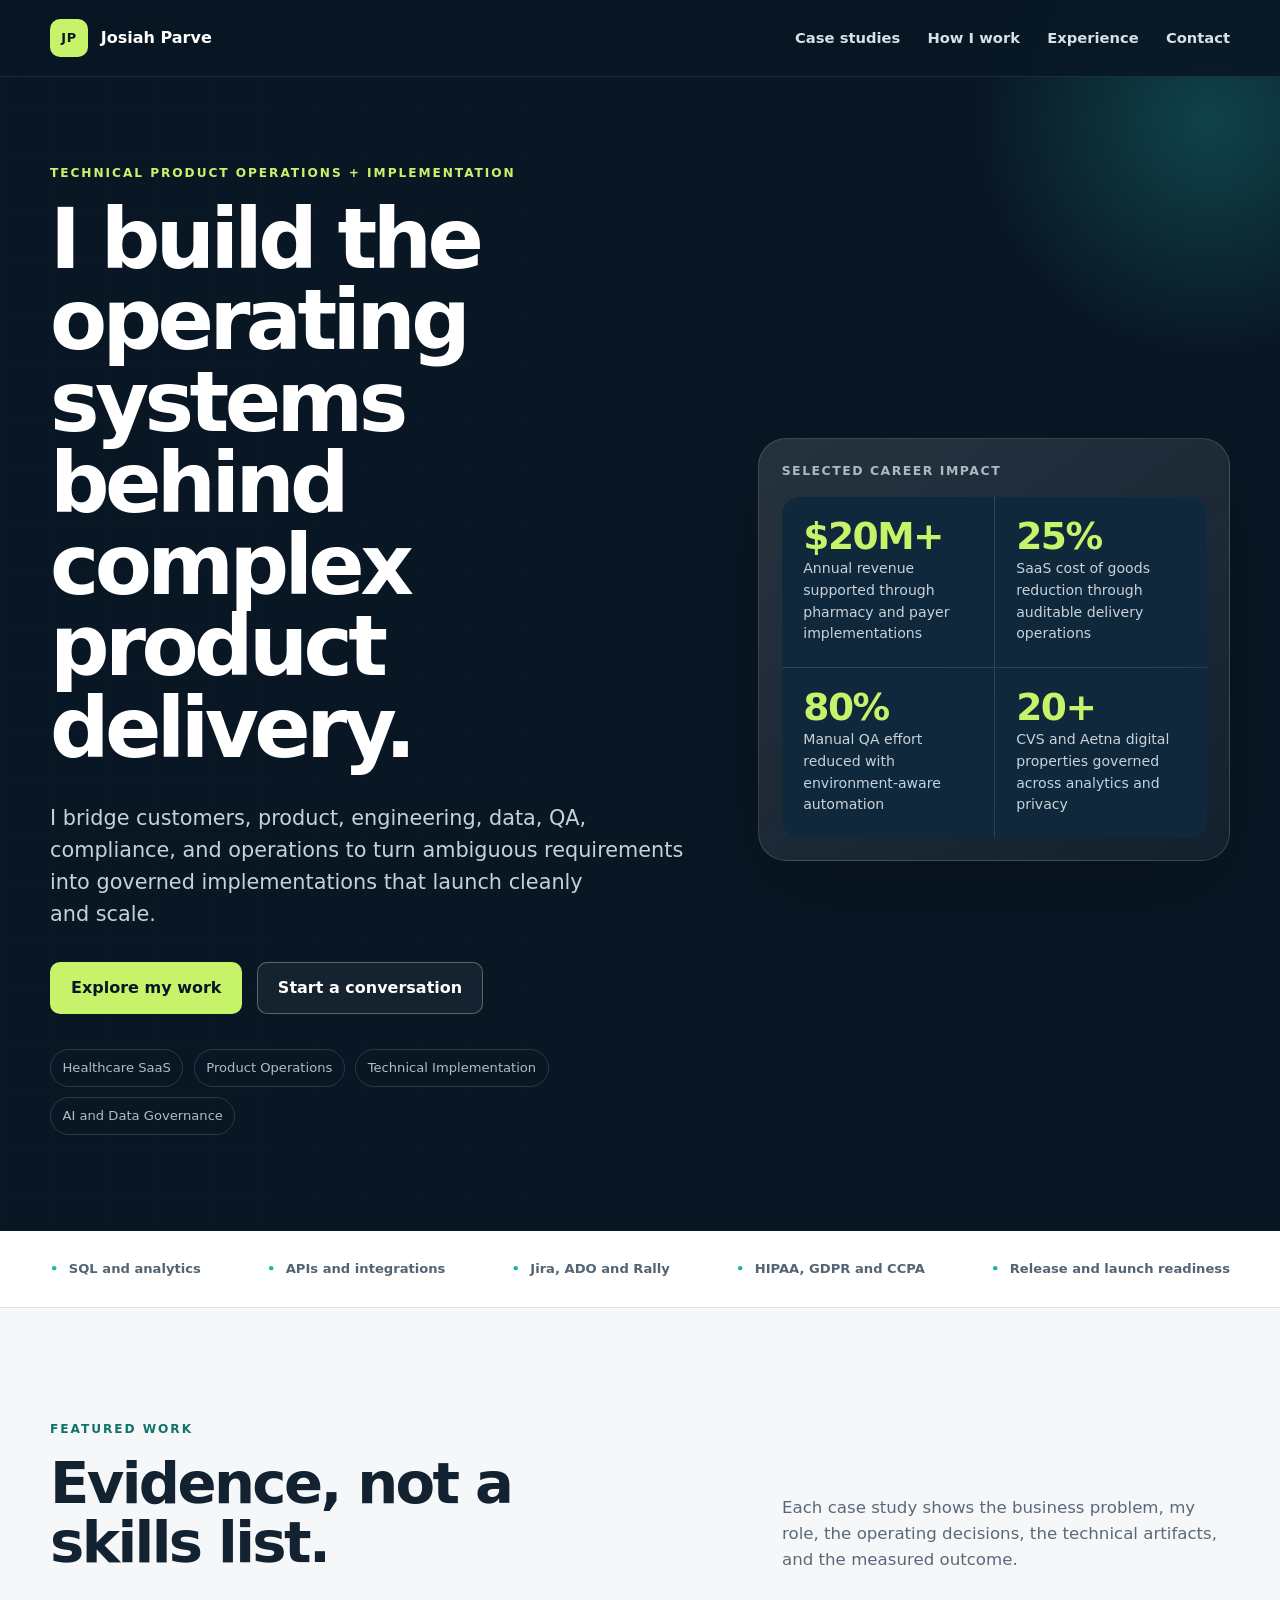
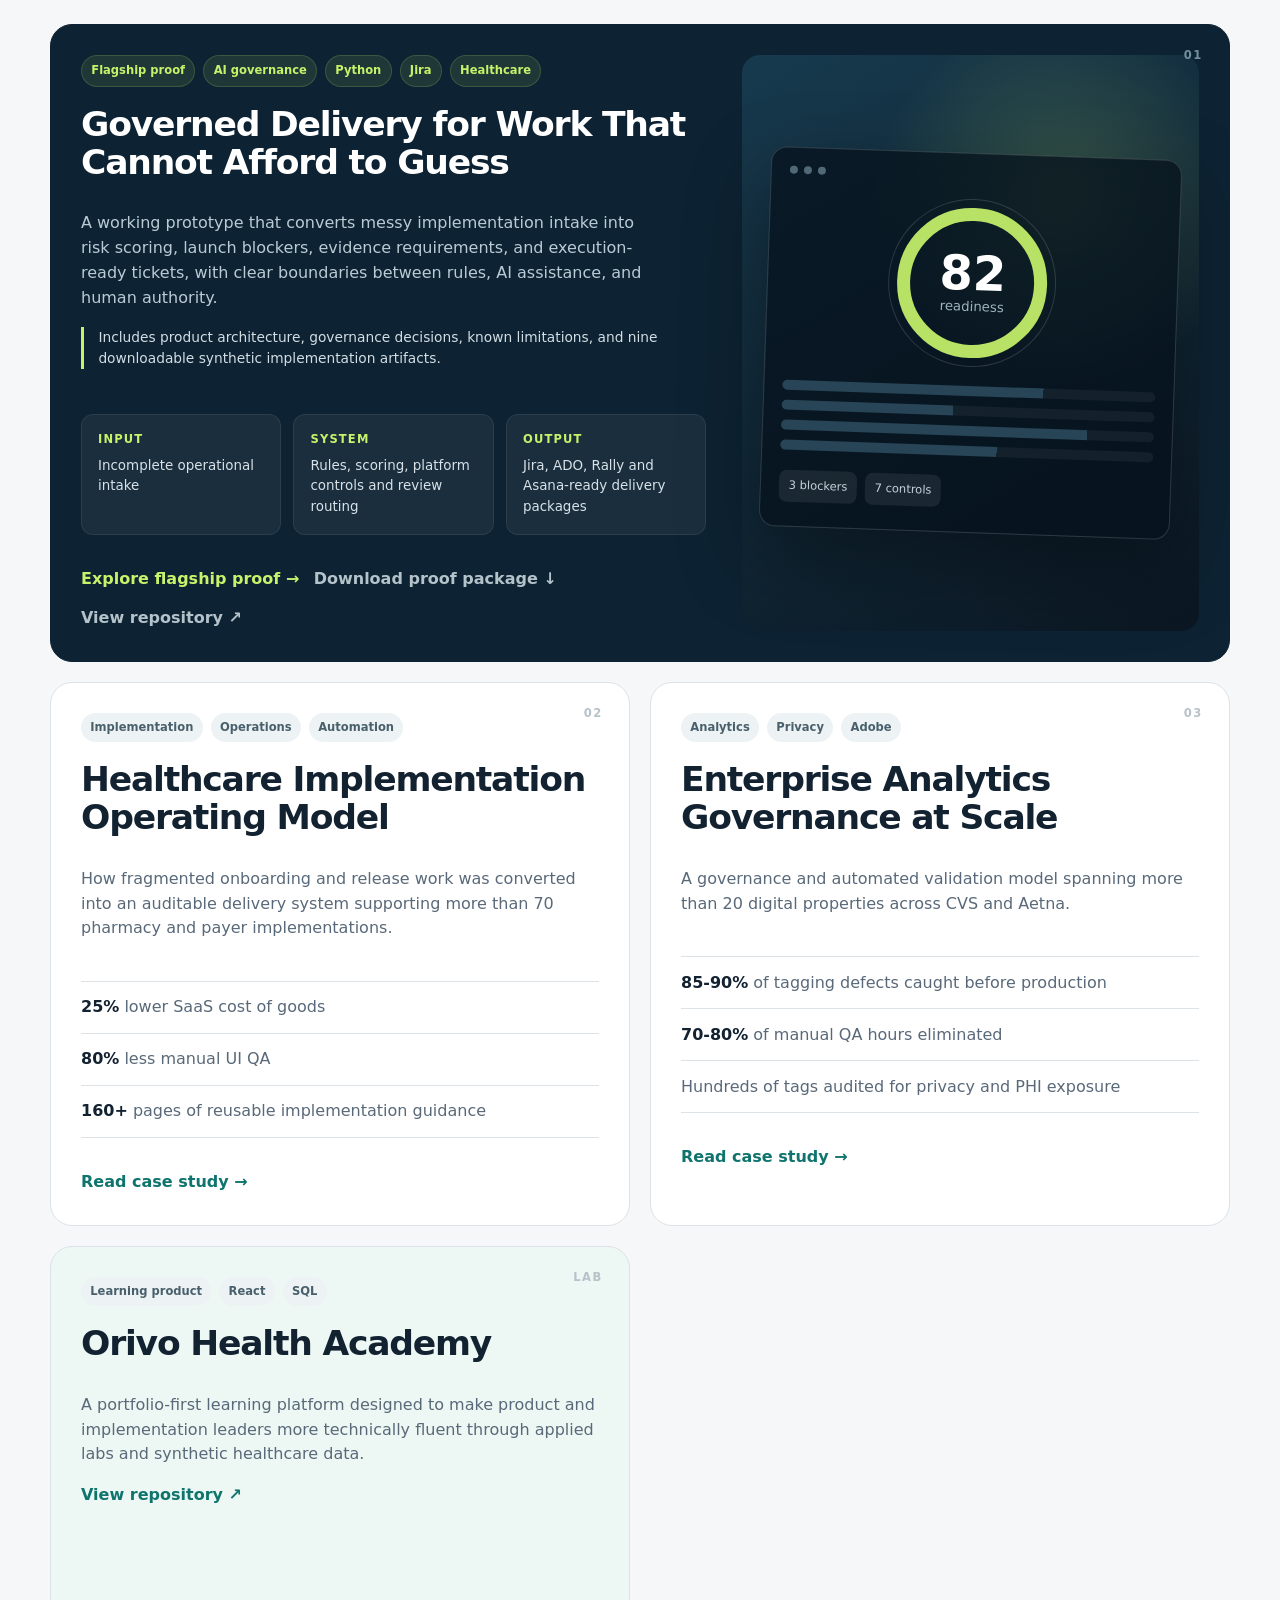
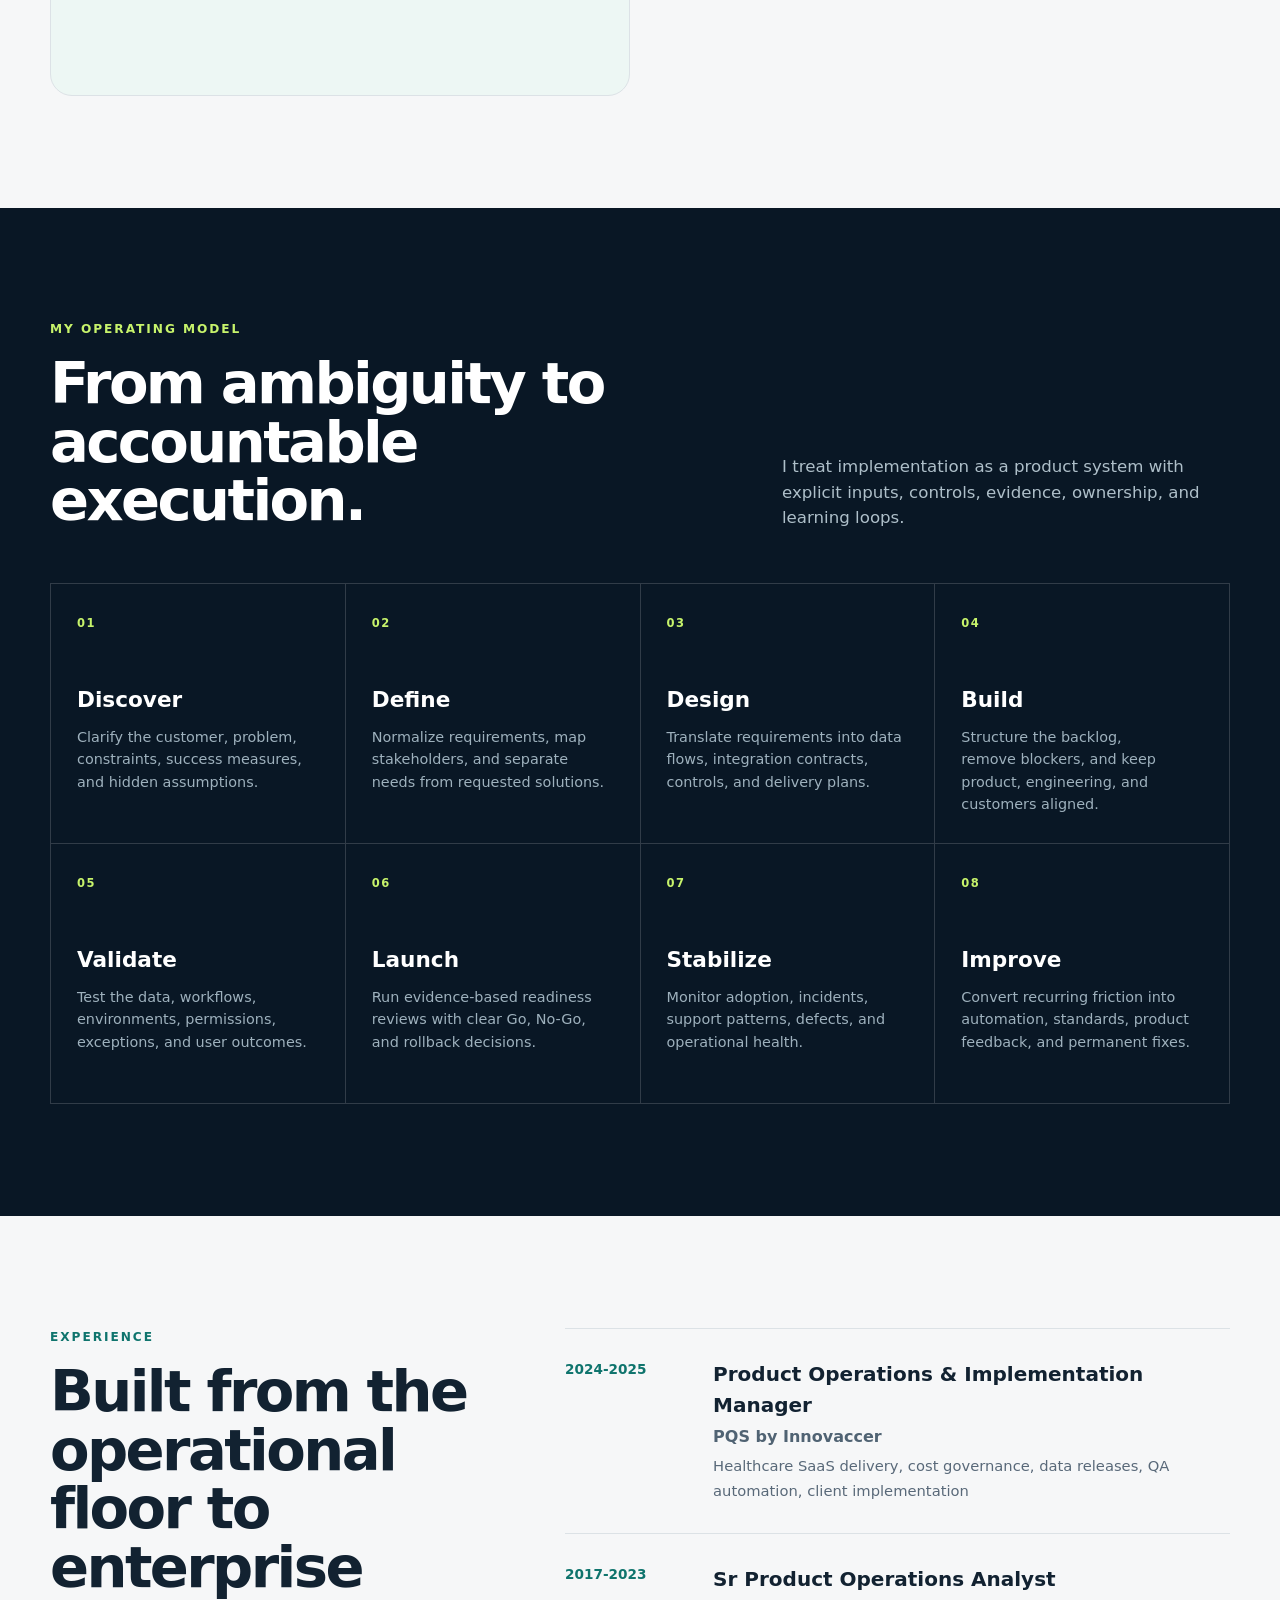
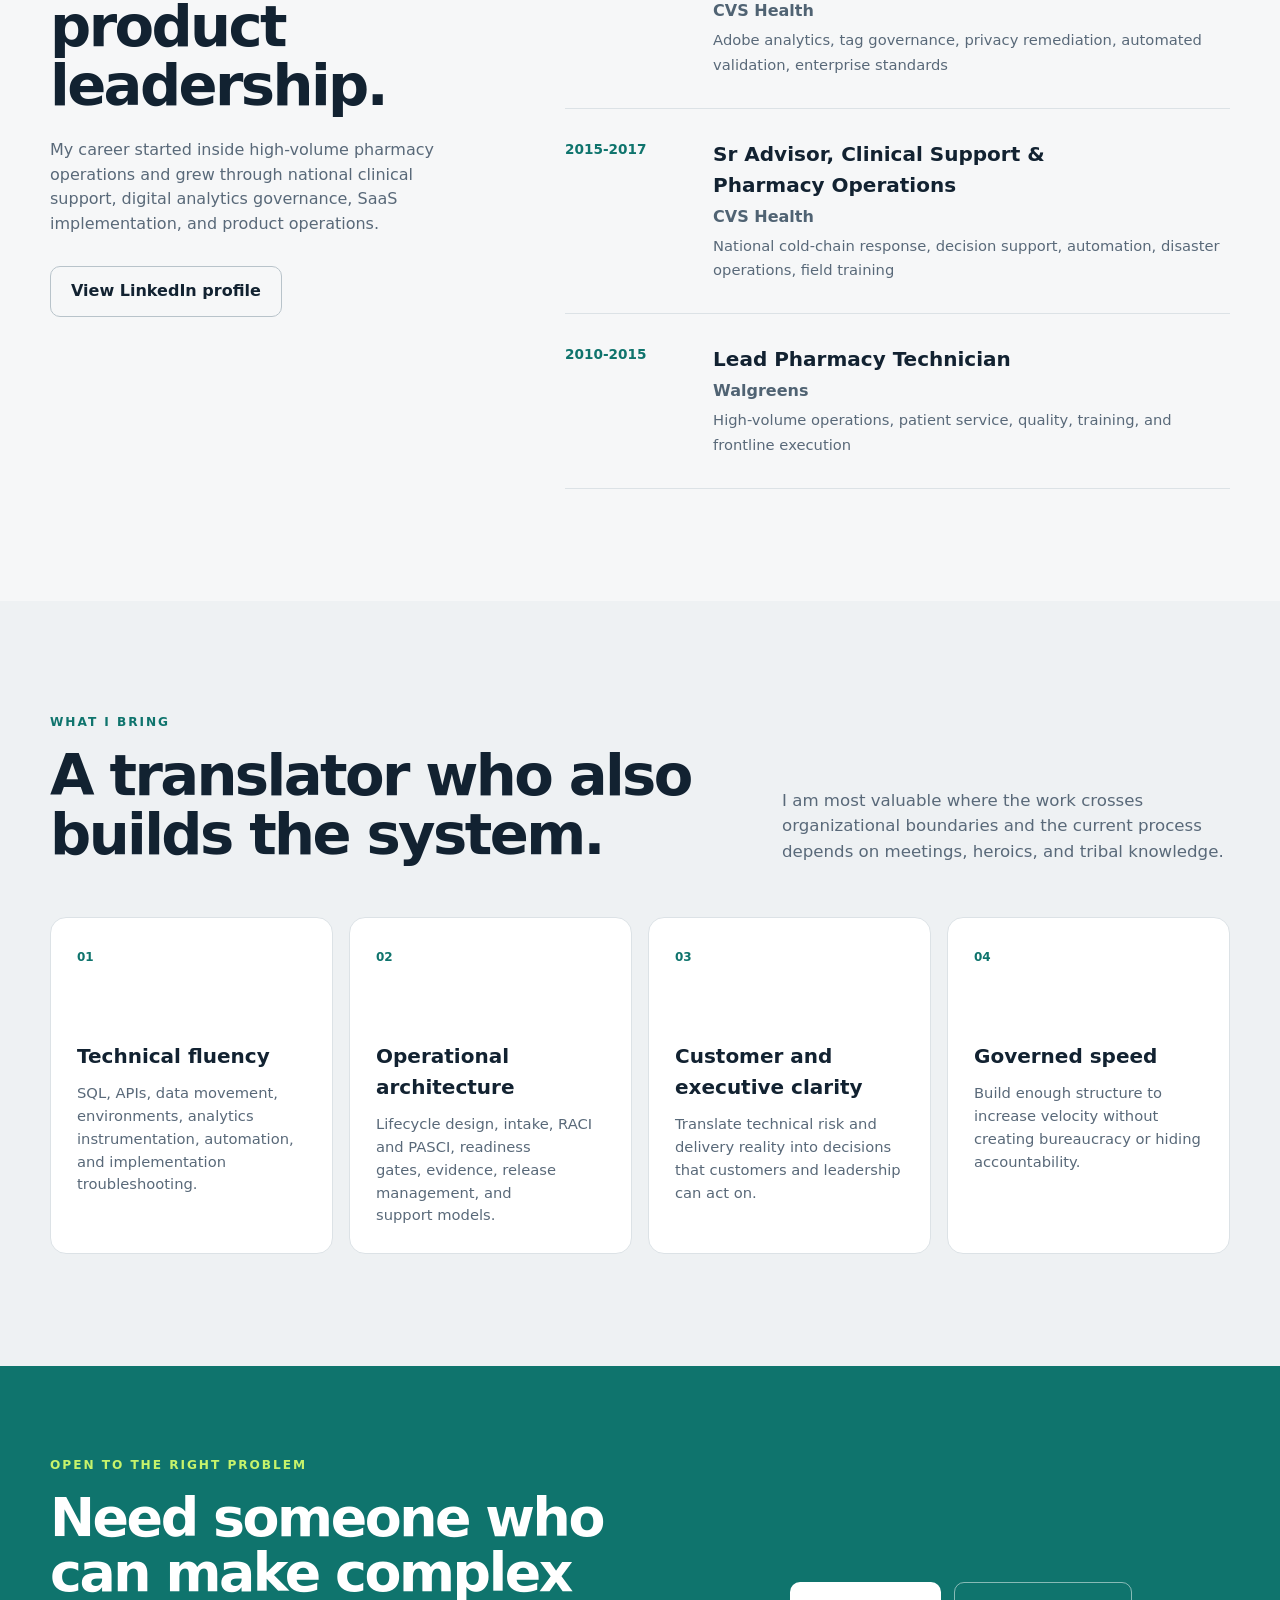
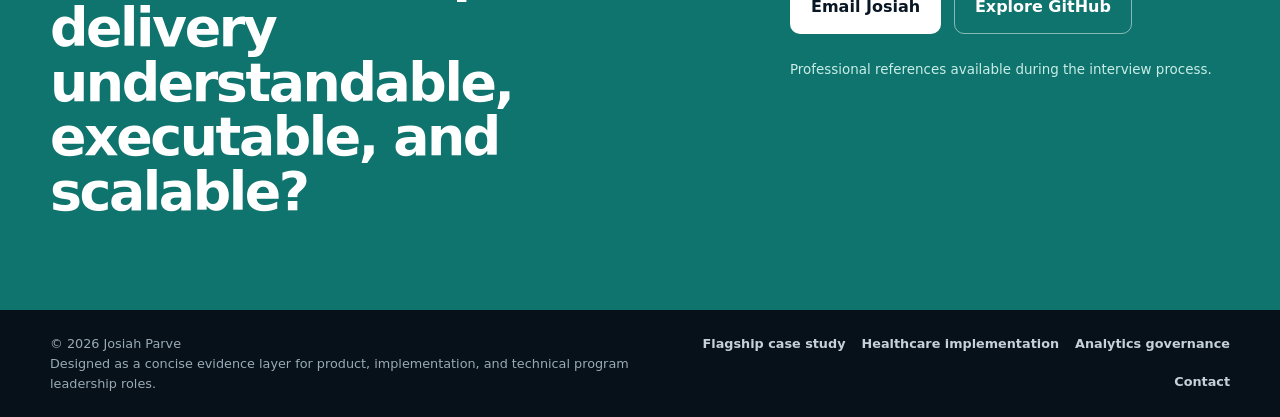
<file: index.html>
<!doctype html>
<html lang="en">
<head>
  <meta charset="utf-8">
  <meta name="viewport" content="width=device-width, initial-scale=1">
  <meta name="description" content="Josiah Parve is a technical product operations and implementation leader specializing in healthcare data, governed delivery, analytics, automation, and cross-functional execution.">
  <meta name="theme-color" content="#0a1724">
  <meta property="og:title" content="Josiah Parve | Technical Product & Implementation Leader">
  <meta property="og:description" content="I build the operating systems behind complex product delivery.">
  <meta property="og:type" content="website">
  <meta property="og:url" content="https://josiahparve.work/">
  <link rel="canonical" href="https://josiahparve.work/">
  <link rel="stylesheet" href="styles.css">
  <title>Josiah Parve | Technical Product & Implementation Leader</title>
  <script type="application/ld+json">
  {
    "@context": "https://schema.org",
    "@type": "ProfilePage",
    "mainEntity": {
      "@type": "Person",
      "name": "Josiah Parve",
      "jobTitle": "Technical Product and Implementation Leader",
      "url": "https://josiahparve.work/",
      "sameAs": [
        "https://www.linkedin.com/in/josiah-p-bbb896169/",
        "https://github.com/Rando2020"
      ],
      "knowsAbout": [
        "Product Operations",
        "SaaS Implementation",
        "Healthcare Data",
        "Data Governance",
        "Product Analytics",
        "AI Governance",
        "SQL",
        "Release Management"
      ]
    }
  }
  </script>
</head>
<body>
  <a class="skip-link" href="#main">Skip to main content</a>

  <header class="site-header" data-header>
    <div class="container nav-wrap">
      <a class="brand" href="#top" aria-label="Josiah Parve home">
        <span class="brand-mark" aria-hidden="true">JP</span>
        <span>Josiah Parve</span>
      </a>
      <button class="nav-toggle" type="button" aria-label="Open navigation" aria-expanded="false" aria-controls="site-nav" data-nav-toggle>
        <span></span><span></span><span></span>
      </button>
      <nav id="site-nav" class="site-nav" aria-label="Primary navigation" data-nav>
        <a href="#work">Case studies</a>
        <a href="#method">How I work</a>
        <a href="#experience">Experience</a>
        <a href="#contact">Contact</a>
      </nav>
    </div>
  </header>

  <main id="main">
    <section class="hero" id="top">
      <div class="hero-grid-pattern" aria-hidden="true"></div>
      <div class="container hero-layout">
        <div class="hero-copy">
          <p class="eyebrow">Technical Product Operations + Implementation</p>
          <h1>I build the operating systems behind complex product delivery.</h1>
          <p class="hero-lede">I bridge customers, product, engineering, data, QA, compliance, and operations to turn ambiguous requirements into governed implementations that launch cleanly and scale.</p>
          <div class="hero-actions">
            <a class="button button-primary" href="#work">Explore my work</a>
            <a class="button button-secondary" href="mailto:JosiahParve@gmail.com?subject=Portfolio%20conversation">Start a conversation</a>
          </div>
          <ul class="signal-list" aria-label="Professional focus areas">
            <li>Healthcare SaaS</li>
            <li>Product Operations</li>
            <li>Technical Implementation</li>
            <li>AI and Data Governance</li>
          </ul>
        </div>

        <aside class="hero-panel" aria-label="Selected career impact">
          <div class="panel-label">Selected career impact</div>
          <div class="impact-grid">
            <article>
              <strong>$20M+</strong>
              <span>Annual revenue supported through pharmacy and payer implementations</span>
            </article>
            <article>
              <strong>25%</strong>
              <span>SaaS cost of goods reduction through auditable delivery operations</span>
            </article>
            <article>
              <strong>80%</strong>
              <span>Manual QA effort reduced with environment-aware automation</span>
            </article>
            <article>
              <strong>20+</strong>
              <span>CVS and Aetna digital properties governed across analytics and privacy</span>
            </article>
          </div>
        </aside>
      </div>
    </section>

    <section class="proof-bar" aria-label="Core capabilities">
      <div class="container proof-items">
        <span>SQL and analytics</span>
        <span>APIs and integrations</span>
        <span>Jira, ADO and Rally</span>
        <span>HIPAA, GDPR and CCPA</span>
        <span>Release and launch readiness</span>
      </div>
    </section>

    <section class="section" id="work">
      <div class="container">
        <div class="section-heading">
          <div>
            <p class="eyebrow">Featured work</p>
            <h2>Evidence, not a skills list.</h2>
          </div>
          <p>Each case study shows the business problem, my role, the operating decisions, the technical artifacts, and the measured outcome.</p>
        </div>

        <div class="case-grid">
          <article class="case-card case-card-featured">
            <div class="case-number">01</div>
            <div class="case-content">
              <div class="case-tags"><span>Flagship proof</span><span>AI governance</span><span>Python</span><span>Jira</span><span>Healthcare</span></div>
              <h3>Governed Delivery for Work That Cannot Afford to Guess</h3>
              <p>A working prototype that converts messy implementation intake into risk scoring, launch blockers, evidence requirements, and execution-ready tickets, with clear boundaries between rules, AI assistance, and human authority.</p>
              <p class="proof-note">Includes product architecture, governance decisions, known limitations, and nine downloadable synthetic implementation artifacts.</p>
              <dl class="case-outcomes">
                <div><dt>Input</dt><dd>Incomplete operational intake</dd></div>
                <div><dt>System</dt><dd>Rules, scoring, platform controls and review routing</dd></div>
                <div><dt>Output</dt><dd>Jira, ADO, Rally and Asana-ready delivery packages</dd></div>
              </dl>
              <div class="card-actions">
                <a class="text-link" href="case-studies/governed-delivery.html">Explore flagship proof <span aria-hidden="true">→</span></a>
                <a class="text-link muted-link" href="case-studies/governed-delivery.html#artifacts">Download proof package <span aria-hidden="true">↓</span></a>
                <a class="text-link muted-link" href="https://github.com/Rando2020/Intelligent_Services">View repository <span aria-hidden="true">↗</span></a>
              </div>
            </div>
            <div class="case-visual visual-governance" aria-hidden="true">
              <div class="mini-window">
                <div class="mini-window-bar"><i></i><i></i><i></i></div>
                <div class="score-ring"><span>82</span><small>readiness</small></div>
                <div class="mini-lines"><b></b><b></b><b></b><b></b></div>
                <div class="mini-status"><span>3 blockers</span><span>7 controls</span></div>
              </div>
            </div>
          </article>

          <article class="case-card">
            <div class="case-number">02</div>
            <div class="case-content">
              <div class="case-tags"><span>Implementation</span><span>Operations</span><span>Automation</span></div>
              <h3>Healthcare Implementation Operating Model</h3>
              <p>How fragmented onboarding and release work was converted into an auditable delivery system supporting more than 70 pharmacy and payer implementations.</p>
              <ul class="result-list">
                <li><strong>25%</strong> lower SaaS cost of goods</li>
                <li><strong>80%</strong> less manual UI QA</li>
                <li><strong>160+</strong> pages of reusable implementation guidance</li>
              </ul>
              <a class="text-link" href="case-studies/healthcare-implementation.html">Read case study <span aria-hidden="true">→</span></a>
            </div>
          </article>

          <article class="case-card">
            <div class="case-number">03</div>
            <div class="case-content">
              <div class="case-tags"><span>Analytics</span><span>Privacy</span><span>Adobe</span></div>
              <h3>Enterprise Analytics Governance at Scale</h3>
              <p>A governance and automated validation model spanning more than 20 digital properties across CVS and Aetna.</p>
              <ul class="result-list">
                <li><strong>85-90%</strong> of tagging defects caught before production</li>
                <li><strong>70-80%</strong> of manual QA hours eliminated</li>
                <li>Hundreds of tags audited for privacy and PHI exposure</li>
              </ul>
              <a class="text-link" href="case-studies/digital-governance.html">Read case study <span aria-hidden="true">→</span></a>
            </div>
          </article>

          <article class="case-card case-card-lab">
            <div class="case-number">LAB</div>
            <div class="case-content">
              <div class="case-tags"><span>Learning product</span><span>React</span><span>SQL</span></div>
              <h3>Orivo Health Academy</h3>
              <p>A portfolio-first learning platform designed to make product and implementation leaders more technically fluent through applied labs and synthetic healthcare data.</p>
              <a class="text-link" href="https://github.com/Rando2020/orivohealth.org">View repository <span aria-hidden="true">↗</span></a>
            </div>
          </article>
        </div>
      </div>
    </section>

    <section class="section section-dark" id="method">
      <div class="container">
        <div class="section-heading inverse">
          <div>
            <p class="eyebrow">My operating model</p>
            <h2>From ambiguity to accountable execution.</h2>
          </div>
          <p>I treat implementation as a product system with explicit inputs, controls, evidence, ownership, and learning loops.</p>
        </div>

        <ol class="process-grid">
          <li><span>01</span><h3>Discover</h3><p>Clarify the customer, problem, constraints, success measures, and hidden assumptions.</p></li>
          <li><span>02</span><h3>Define</h3><p>Normalize requirements, map stakeholders, and separate needs from requested solutions.</p></li>
          <li><span>03</span><h3>Design</h3><p>Translate requirements into data flows, integration contracts, controls, and delivery plans.</p></li>
          <li><span>04</span><h3>Build</h3><p>Structure the backlog, remove blockers, and keep product, engineering, and customers aligned.</p></li>
          <li><span>05</span><h3>Validate</h3><p>Test the data, workflows, environments, permissions, exceptions, and user outcomes.</p></li>
          <li><span>06</span><h3>Launch</h3><p>Run evidence-based readiness reviews with clear Go, No-Go, and rollback decisions.</p></li>
          <li><span>07</span><h3>Stabilize</h3><p>Monitor adoption, incidents, support patterns, defects, and operational health.</p></li>
          <li><span>08</span><h3>Improve</h3><p>Convert recurring friction into automation, standards, product feedback, and permanent fixes.</p></li>
        </ol>
      </div>
    </section>

    <section class="section" id="experience">
      <div class="container experience-layout">
        <div class="experience-intro">
          <p class="eyebrow">Experience</p>
          <h2>Built from the operational floor to enterprise product leadership.</h2>
          <p>My career started inside high-volume pharmacy operations and grew through national clinical support, digital analytics governance, SaaS implementation, and product operations.</p>
          <a class="button button-secondary dark-text" href="https://www.linkedin.com/in/josiah-p-bbb896169/">View LinkedIn profile</a>
        </div>

        <div class="timeline">
          <article>
            <div class="timeline-year">2024-2025</div>
            <div><h3>Product Operations & Implementation Manager</h3><p>PQS by Innovaccer</p><span>Healthcare SaaS delivery, cost governance, data releases, QA automation, client implementation</span></div>
          </article>
          <article>
            <div class="timeline-year">2017-2023</div>
            <div><h3>Sr Product Operations Analyst</h3><p>CVS Health</p><span>Adobe analytics, tag governance, privacy remediation, automated validation, enterprise standards</span></div>
          </article>
          <article>
            <div class="timeline-year">2015-2017</div>
            <div><h3>Sr Advisor, Clinical Support & Pharmacy Operations</h3><p>CVS Health</p><span>National cold-chain response, decision support, automation, disaster operations, field training</span></div>
          </article>
          <article>
            <div class="timeline-year">2010-2015</div>
            <div><h3>Lead Pharmacy Technician</h3><p>Walgreens</p><span>High-volume operations, patient service, quality, training, and frontline execution</span></div>
          </article>
        </div>
      </div>
    </section>

    <section class="section value-section">
      <div class="container">
        <div class="section-heading">
          <div>
            <p class="eyebrow">What I bring</p>
            <h2>A translator who also builds the system.</h2>
          </div>
          <p>I am most valuable where the work crosses organizational boundaries and the current process depends on meetings, heroics, and tribal knowledge.</p>
        </div>
        <div class="value-grid">
          <article><span>01</span><h3>Technical fluency</h3><p>SQL, APIs, data movement, environments, analytics instrumentation, automation, and implementation troubleshooting.</p></article>
          <article><span>02</span><h3>Operational architecture</h3><p>Lifecycle design, intake, RACI and PASCI, readiness gates, evidence, release management, and support models.</p></article>
          <article><span>03</span><h3>Customer and executive clarity</h3><p>Translate technical risk and delivery reality into decisions that customers and leadership can act on.</p></article>
          <article><span>04</span><h3>Governed speed</h3><p>Build enough structure to increase velocity without creating bureaucracy or hiding accountability.</p></article>
        </div>
      </div>
    </section>

    <section class="contact-section" id="contact">
      <div class="container contact-layout">
        <div>
          <p class="eyebrow">Open to the right problem</p>
          <h2>Need someone who can make complex delivery understandable, executable, and scalable?</h2>
        </div>
        <div class="contact-actions">
          <a class="button button-light" href="mailto:JosiahParve@gmail.com?subject=Portfolio%20conversation">Email Josiah</a>
          <a class="button button-outline-light" href="https://github.com/Rando2020">Explore GitHub</a>
          <p>Professional references available during the interview process.</p>
        </div>
      </div>
    </section>
  </main>

  <footer class="site-footer">
    <div class="container footer-wrap">
      <div><p>© <span data-year></span> Josiah Parve</p><p>Designed as a concise evidence layer for product, implementation, and technical program leadership roles.</p></div>
      <nav class="footer-links" aria-label="Portfolio footer"><a href="case-studies/governed-delivery.html">Flagship case study</a><a href="case-studies/healthcare-implementation.html">Healthcare implementation</a><a href="case-studies/digital-governance.html">Analytics governance</a><a href="#contact">Contact</a></nav>
    </div>
  </footer>

  <script src="script.js" defer></script>
</body>
</html>
</file>
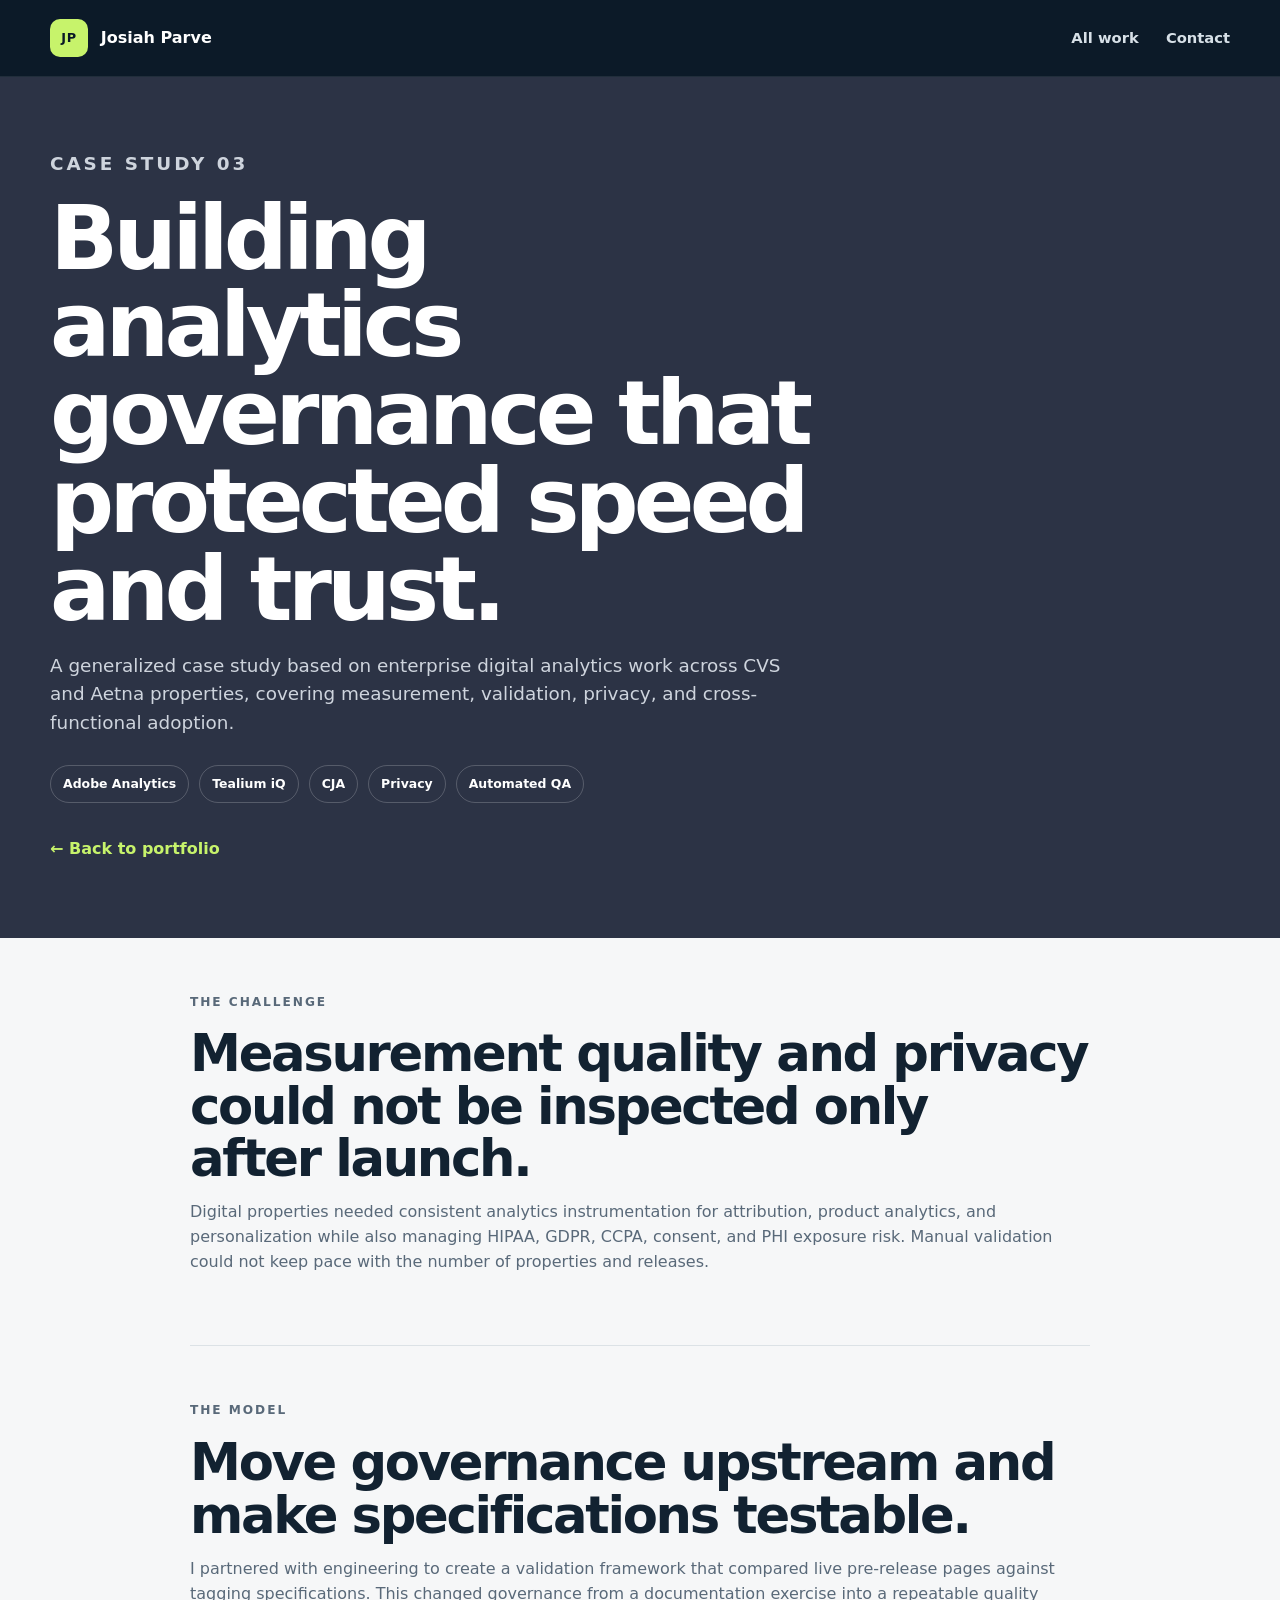
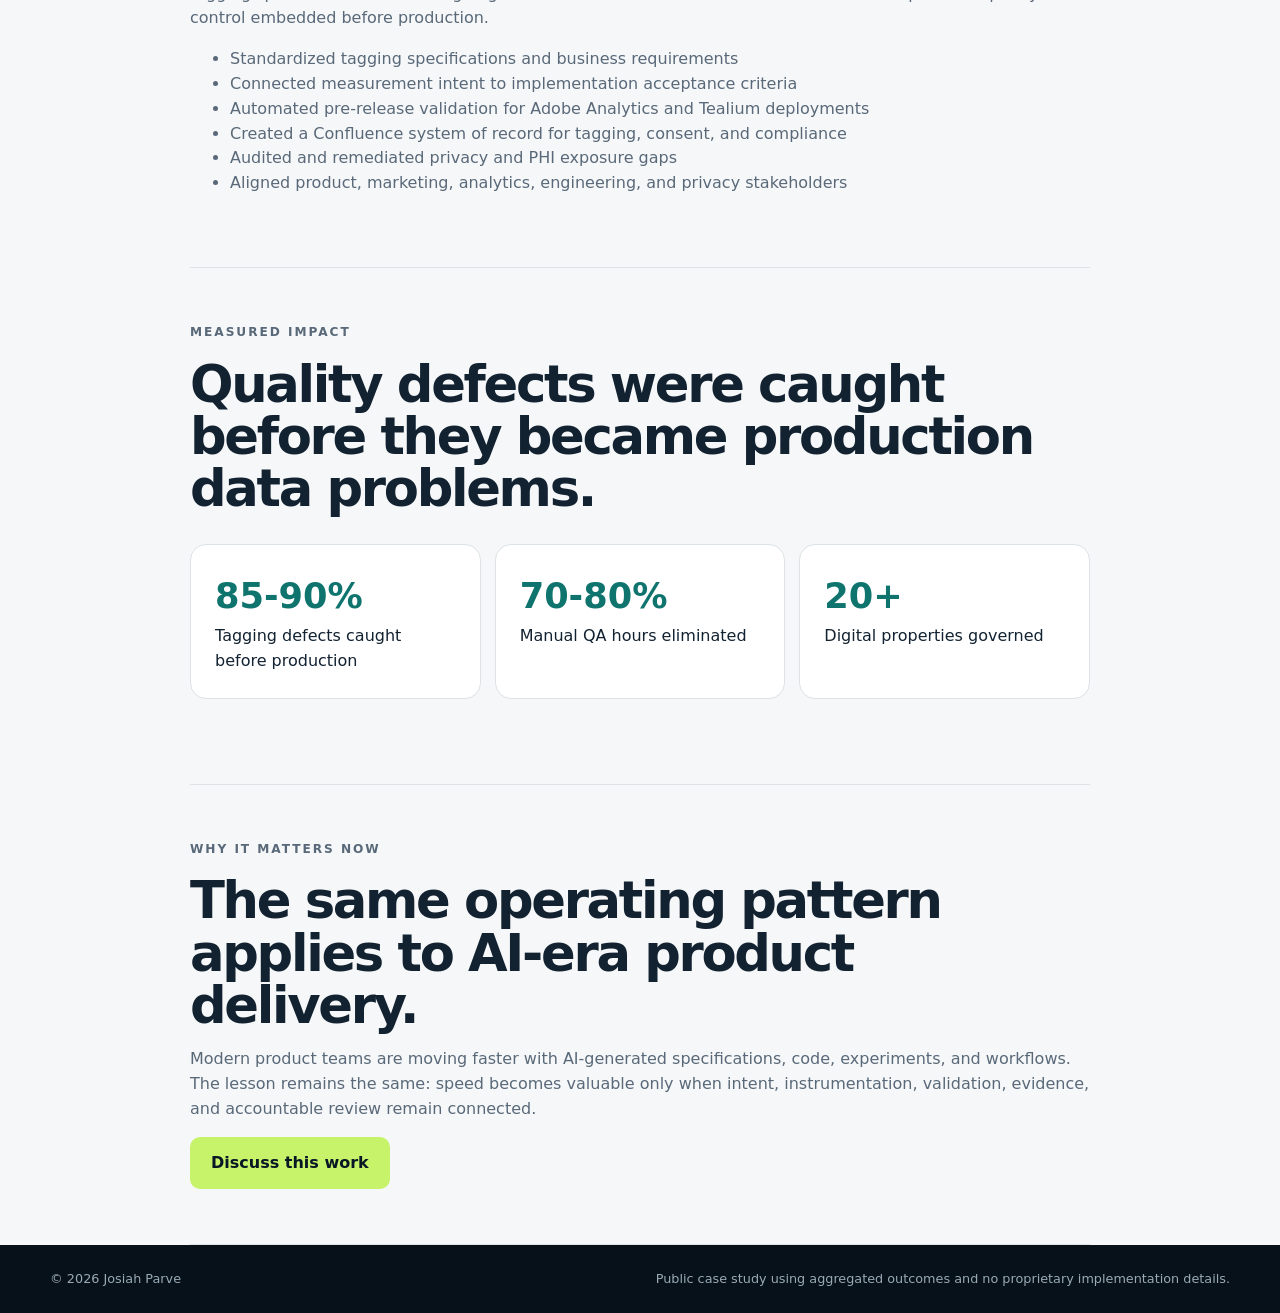
<file: case-studies/digital-governance.html>
<!doctype html>
<html lang="en">
<head><meta charset="utf-8"><meta name="viewport" content="width=device-width, initial-scale=1"><meta name="description" content="Case study: enterprise digital analytics governance by Josiah Parve."><link rel="stylesheet" href="../styles.css"><title>Digital Analytics Governance Case Study | Josiah Parve</title><style>.case-hero{padding:150px 0 76px;background:#2c3345;color:#fff}.case-hero h1{font-size:clamp(3rem,7vw,6rem)}.case-hero p{max-width:780px;color:#ced4dd;font-size:1.15rem}.case-meta{display:flex;flex-wrap:wrap;gap:10px;margin-top:28px}.case-meta span{padding:8px 12px;border:1px solid rgba(255,255,255,.2);border-radius:999px;font-size:.78rem;font-weight:800}.story{max-width:900px;margin:auto}.story section{padding:55px 0;border-bottom:1px solid #dce2e6}.story h2{font-size:clamp(2rem,4vw,3.6rem)}.story p,.story li{color:#596979}.metric-row{display:grid;grid-template-columns:repeat(3,1fr);gap:14px;margin:30px 0}.metric{padding:24px;background:#fff;border:1px solid #dce2e6;border-radius:16px}.metric strong{display:block;font-size:2.2rem;color:#0f746d}.back{display:inline-block;margin-top:34px;color:#c7f36b;font-weight:800;text-decoration:none}@media(max-width:720px){.metric-row{grid-template-columns:1fr}}</style></head>
<body><header class="site-header"><div class="container nav-wrap"><a class="brand" href="../index.html"><span class="brand-mark">JP</span><span>Josiah Parve</span></a><nav class="site-nav" style="display:flex"><a href="../index.html#work">All work</a><a href="mailto:JosiahParve@gmail.com">Contact</a></nav></div></header><main><section class="case-hero"><div class="container"><p class="eyebrow">Case study 03</p><h1>Building analytics governance that protected speed and trust.</h1><p>A generalized case study based on enterprise digital analytics work across CVS and Aetna properties, covering measurement, validation, privacy, and cross-functional adoption.</p><div class="case-meta"><span>Adobe Analytics</span><span>Tealium iQ</span><span>CJA</span><span>Privacy</span><span>Automated QA</span></div><a class="back" href="../index.html">← Back to portfolio</a></div></section><div class="container story"><section><p class="eyebrow">The challenge</p><h2>Measurement quality and privacy could not be inspected only after launch.</h2><p>Digital properties needed consistent analytics instrumentation for attribution, product analytics, and personalization while also managing HIPAA, GDPR, CCPA, consent, and PHI exposure risk. Manual validation could not keep pace with the number of properties and releases.</p></section><section><p class="eyebrow">The model</p><h2>Move governance upstream and make specifications testable.</h2><p>I partnered with engineering to create a validation framework that compared live pre-release pages against tagging specifications. This changed governance from a documentation exercise into a repeatable quality control embedded before production.</p><ul><li>Standardized tagging specifications and business requirements</li><li>Connected measurement intent to implementation acceptance criteria</li><li>Automated pre-release validation for Adobe Analytics and Tealium deployments</li><li>Created a Confluence system of record for tagging, consent, and compliance</li><li>Audited and remediated privacy and PHI exposure gaps</li><li>Aligned product, marketing, analytics, engineering, and privacy stakeholders</li></ul></section><section><p class="eyebrow">Measured impact</p><h2>Quality defects were caught before they became production data problems.</h2><div class="metric-row"><div class="metric"><strong>85-90%</strong><span>Tagging defects caught before production</span></div><div class="metric"><strong>70-80%</strong><span>Manual QA hours eliminated</span></div><div class="metric"><strong>20+</strong><span>Digital properties governed</span></div></div></section><section><p class="eyebrow">Why it matters now</p><h2>The same operating pattern applies to AI-era product delivery.</h2><p>Modern product teams are moving faster with AI-generated specifications, code, experiments, and workflows. The lesson remains the same: speed becomes valuable only when intent, instrumentation, validation, evidence, and accountable review remain connected.</p><a class="button button-primary" href="mailto:JosiahParve@gmail.com?subject=Analytics%20governance%20case%20study">Discuss this work</a></section></div></main><footer class="site-footer"><div class="container footer-wrap"><p>© 2026 Josiah Parve</p><p>Public case study using aggregated outcomes and no proprietary implementation details.</p></div></footer></body></html>
</file>
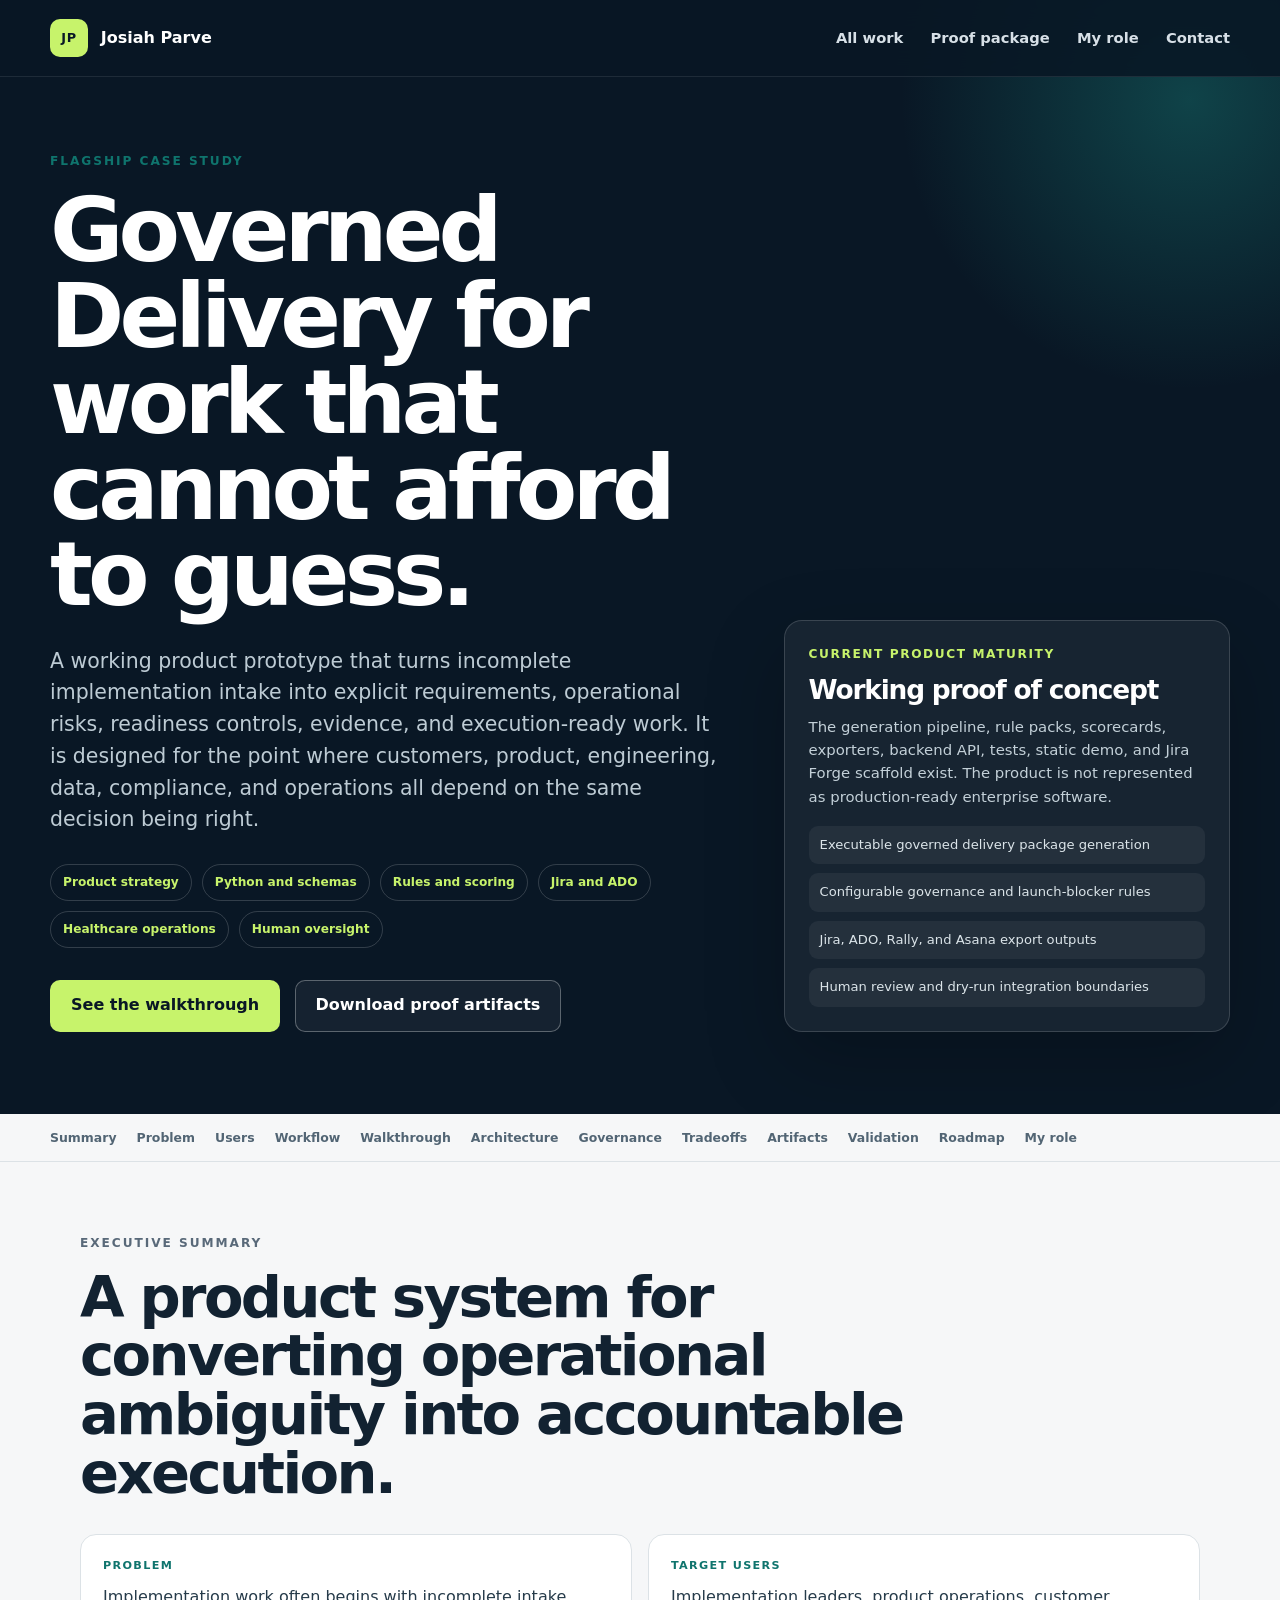
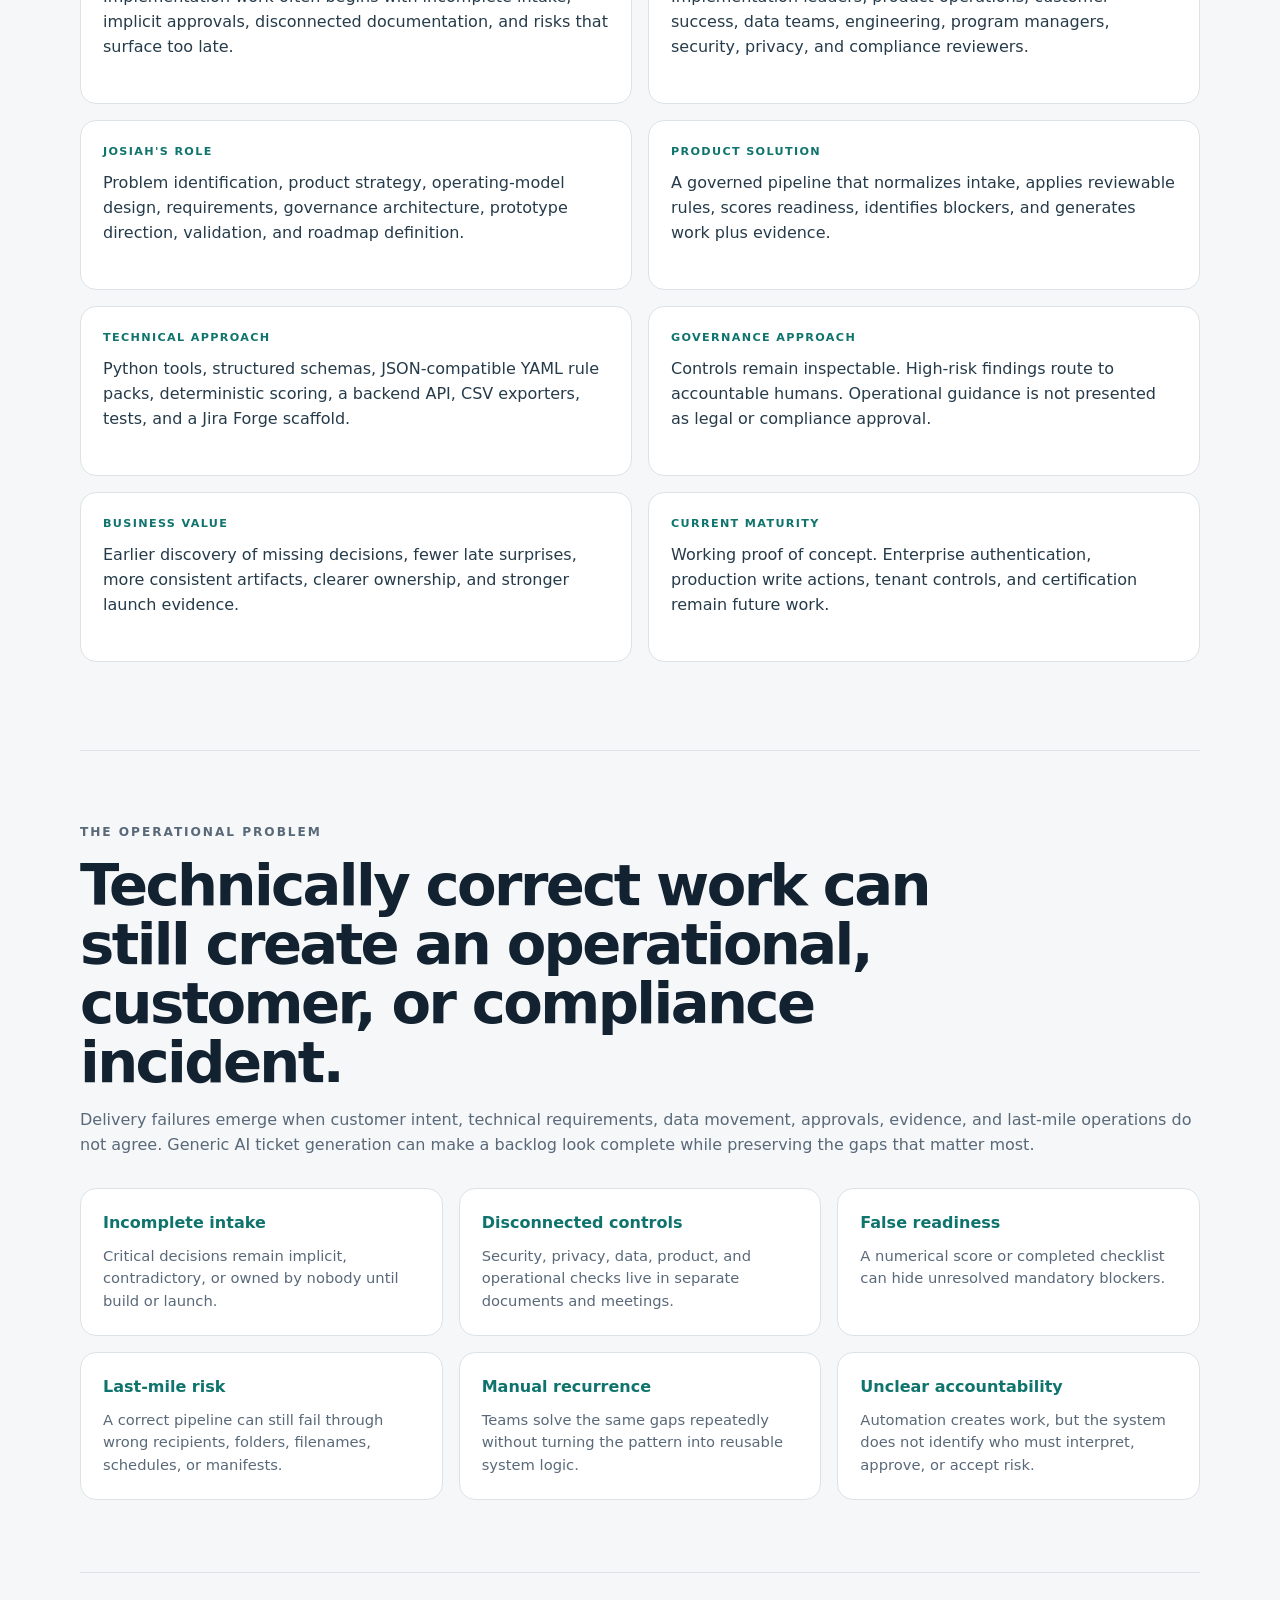
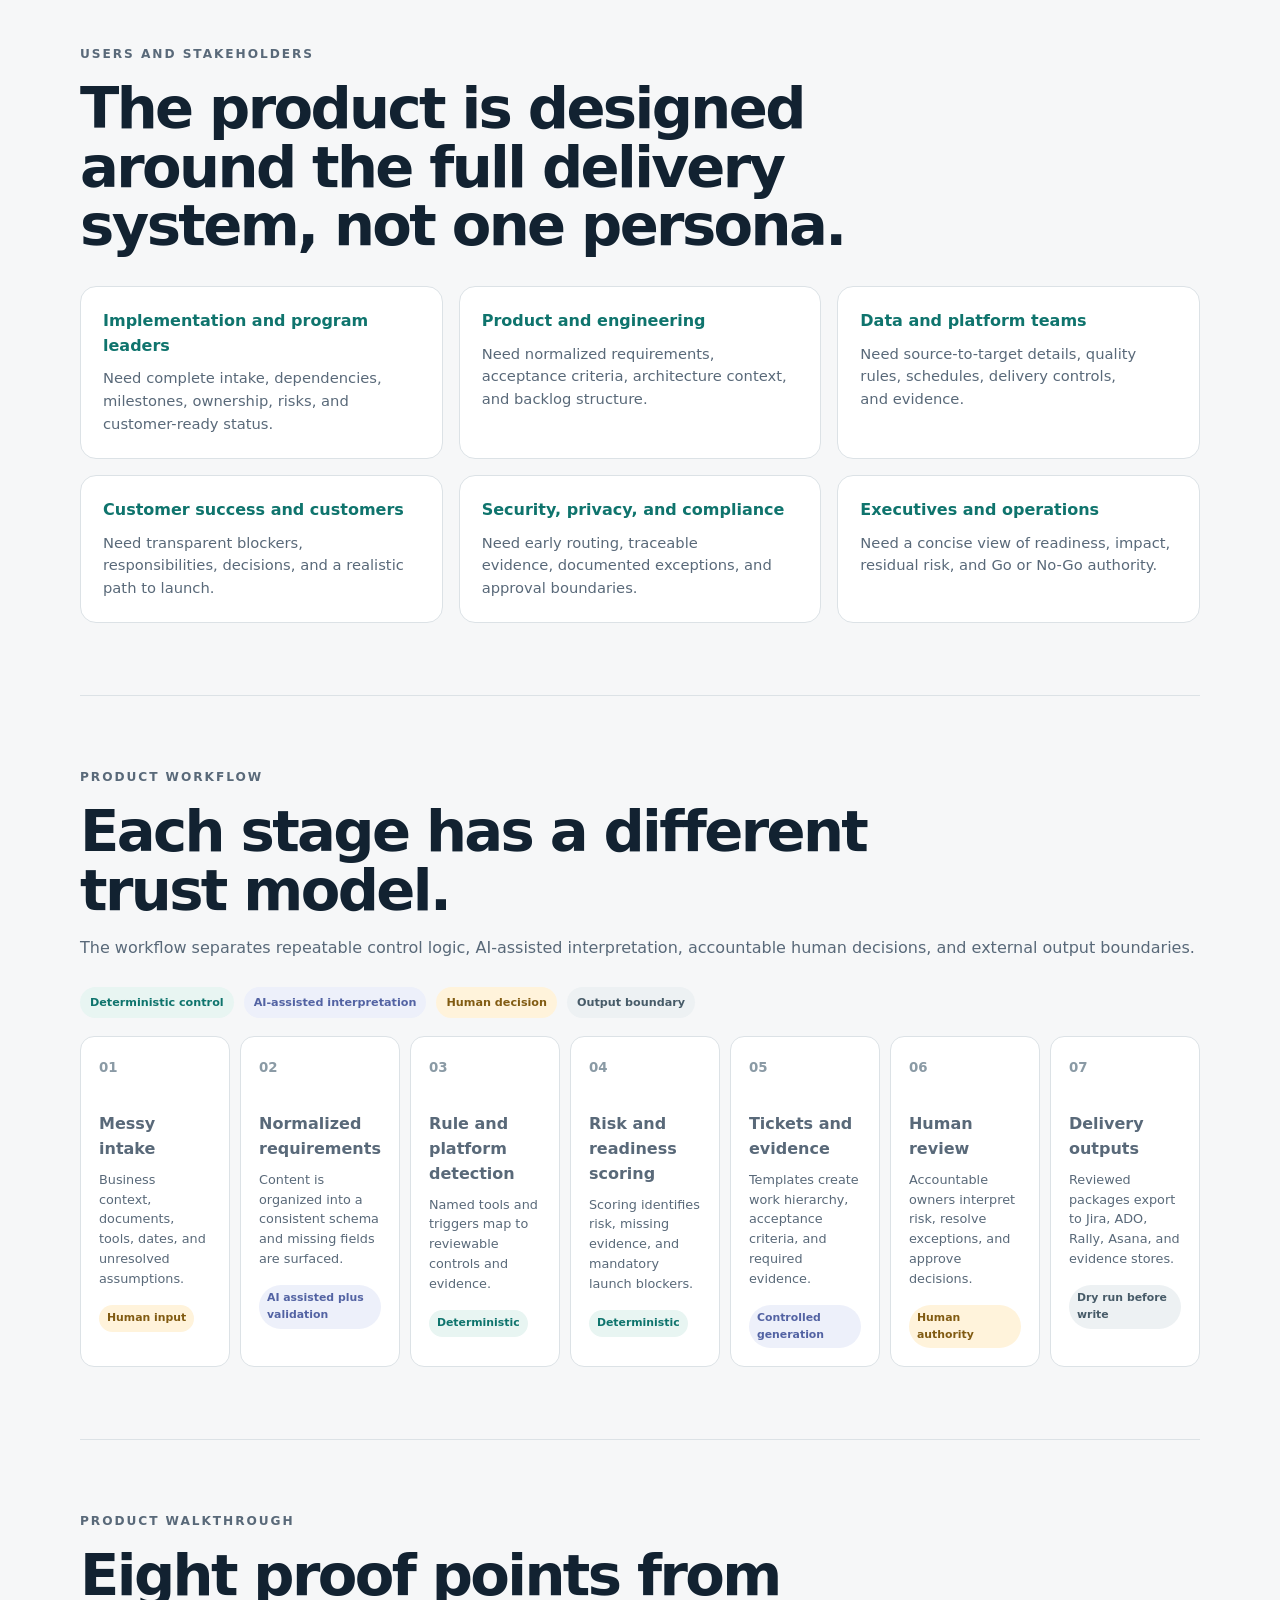
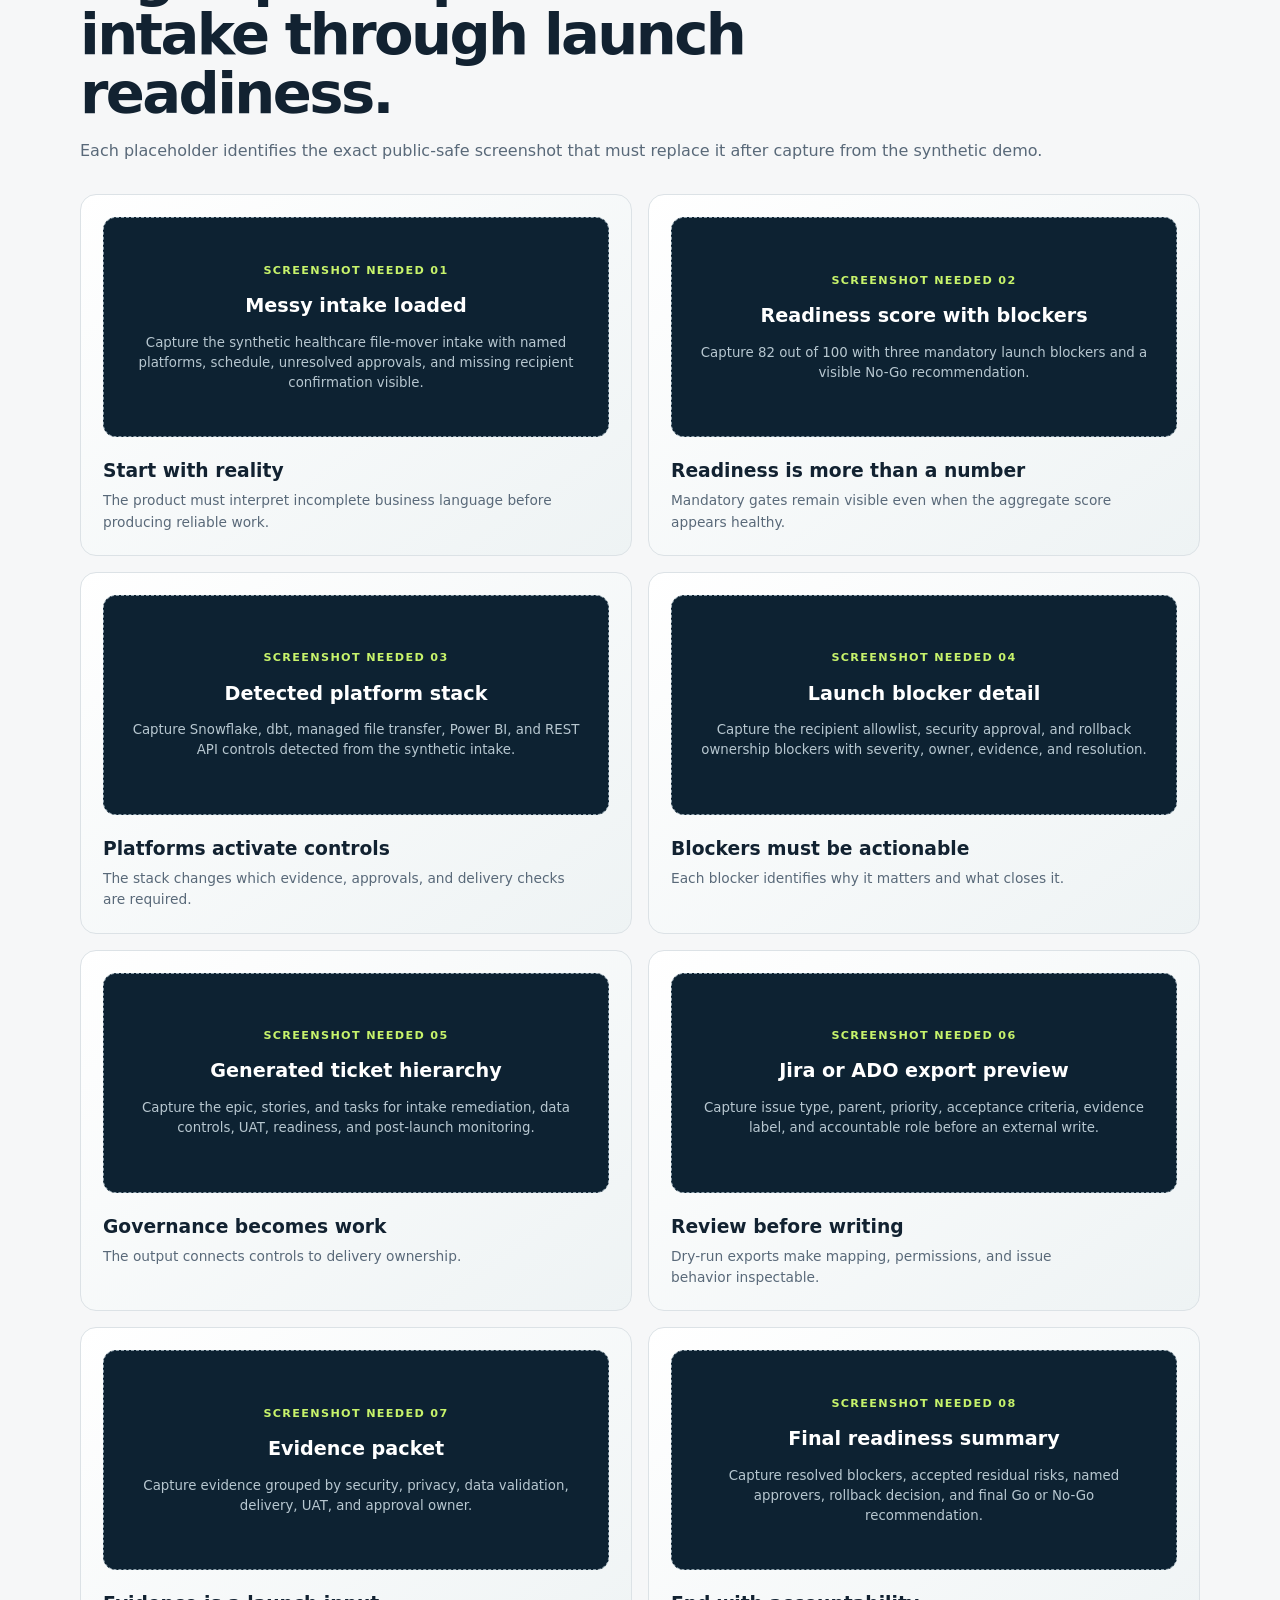
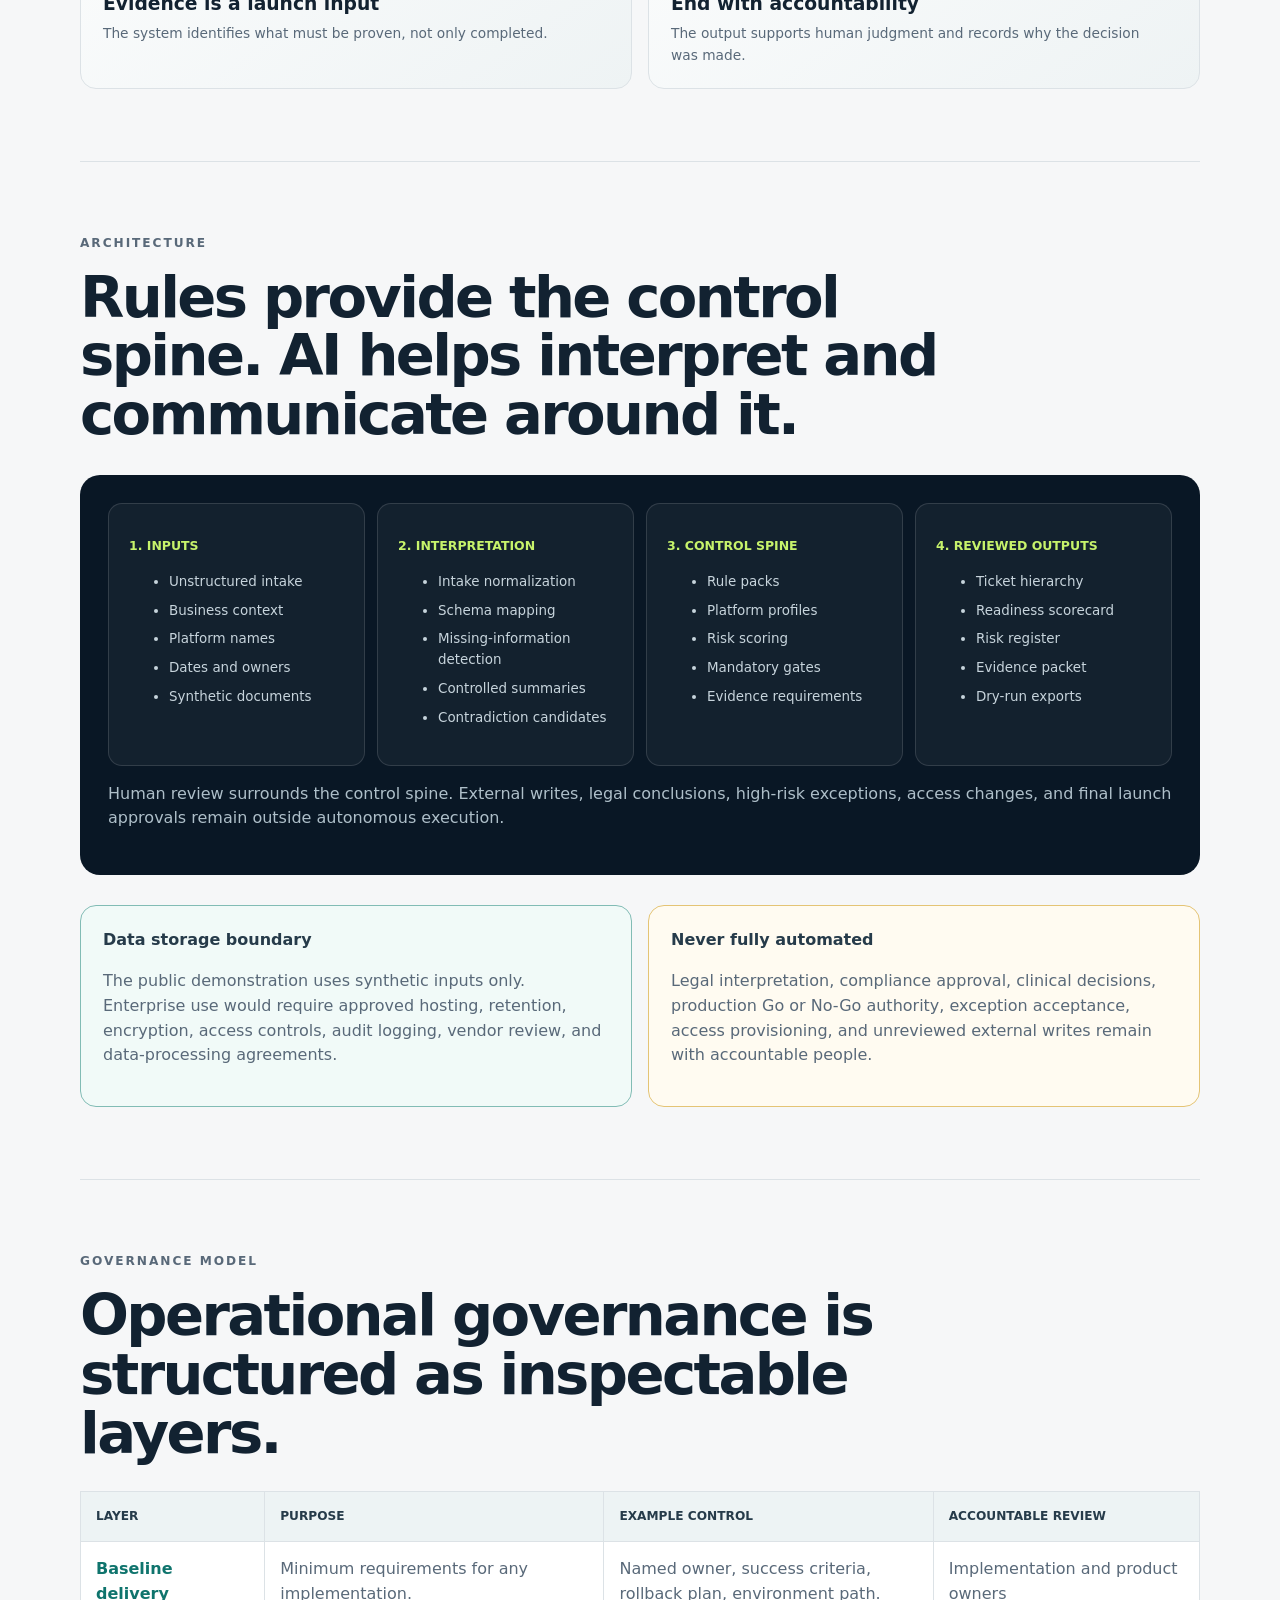
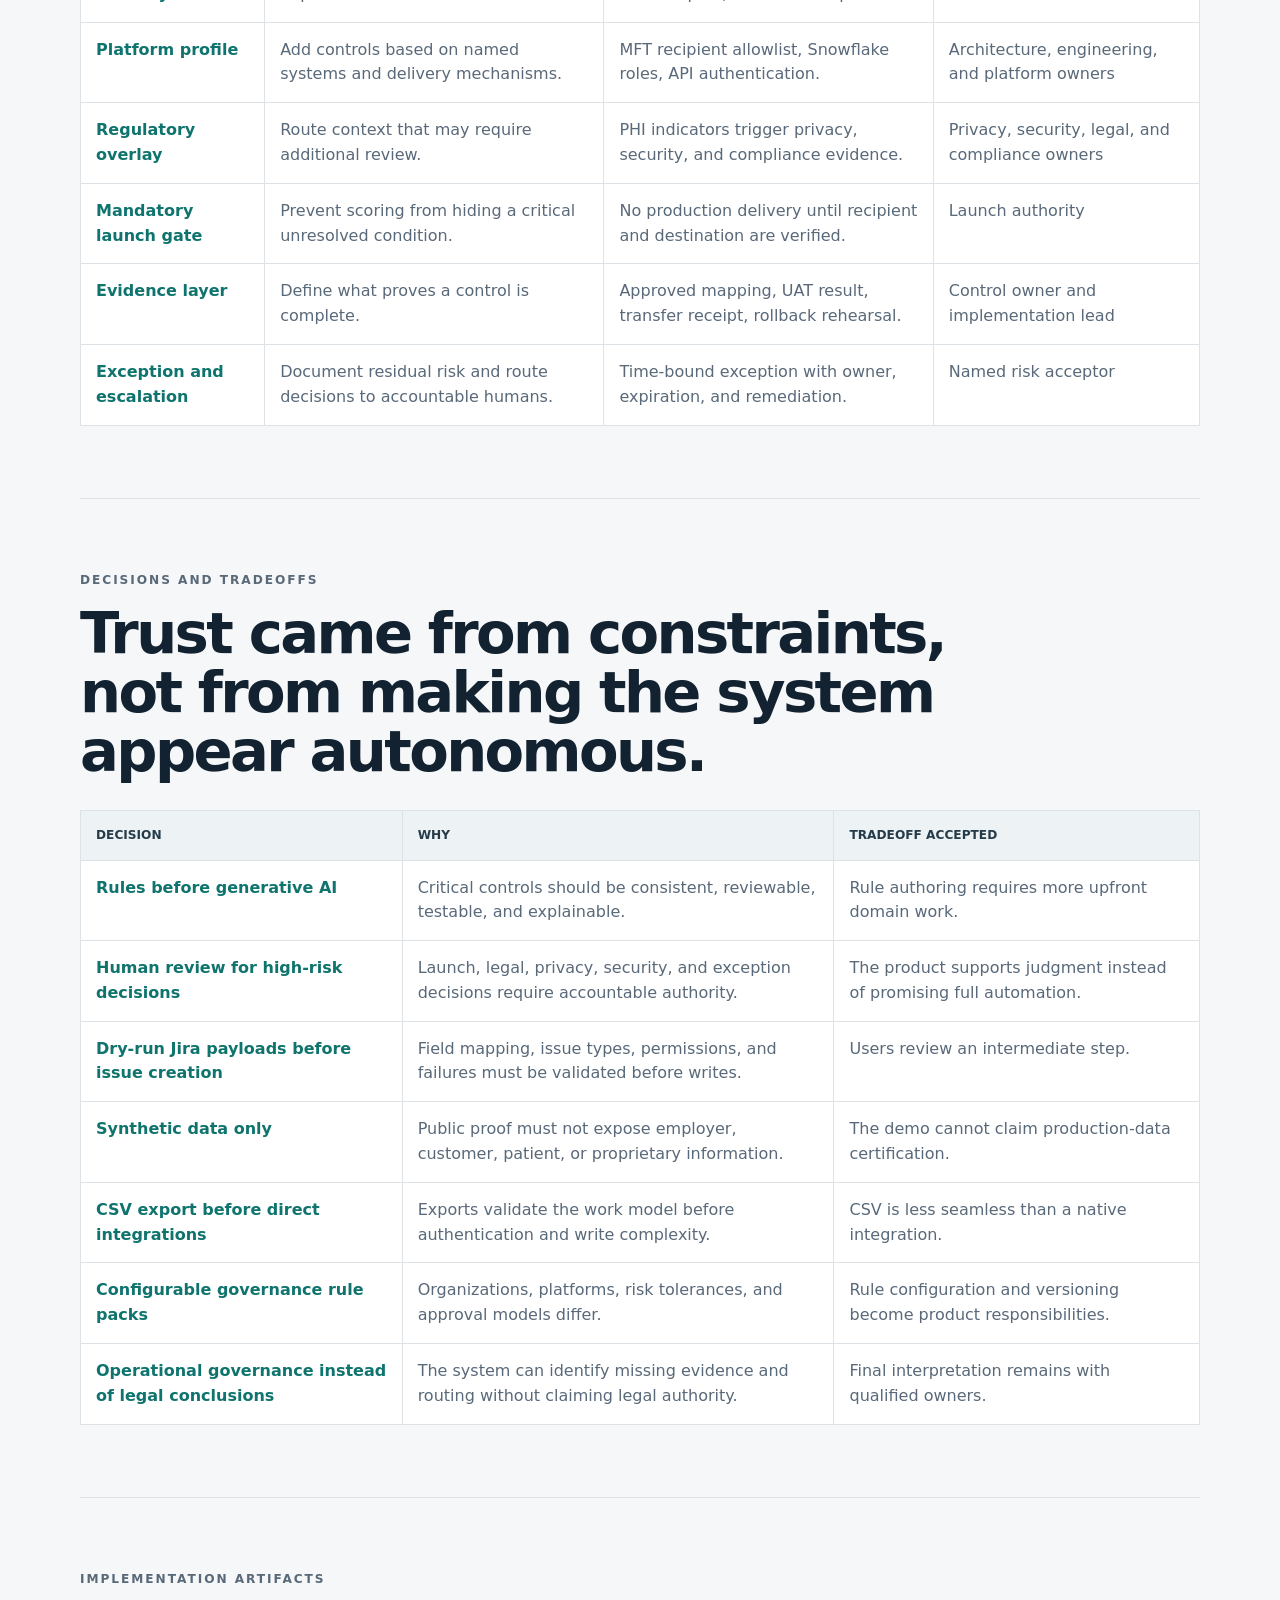
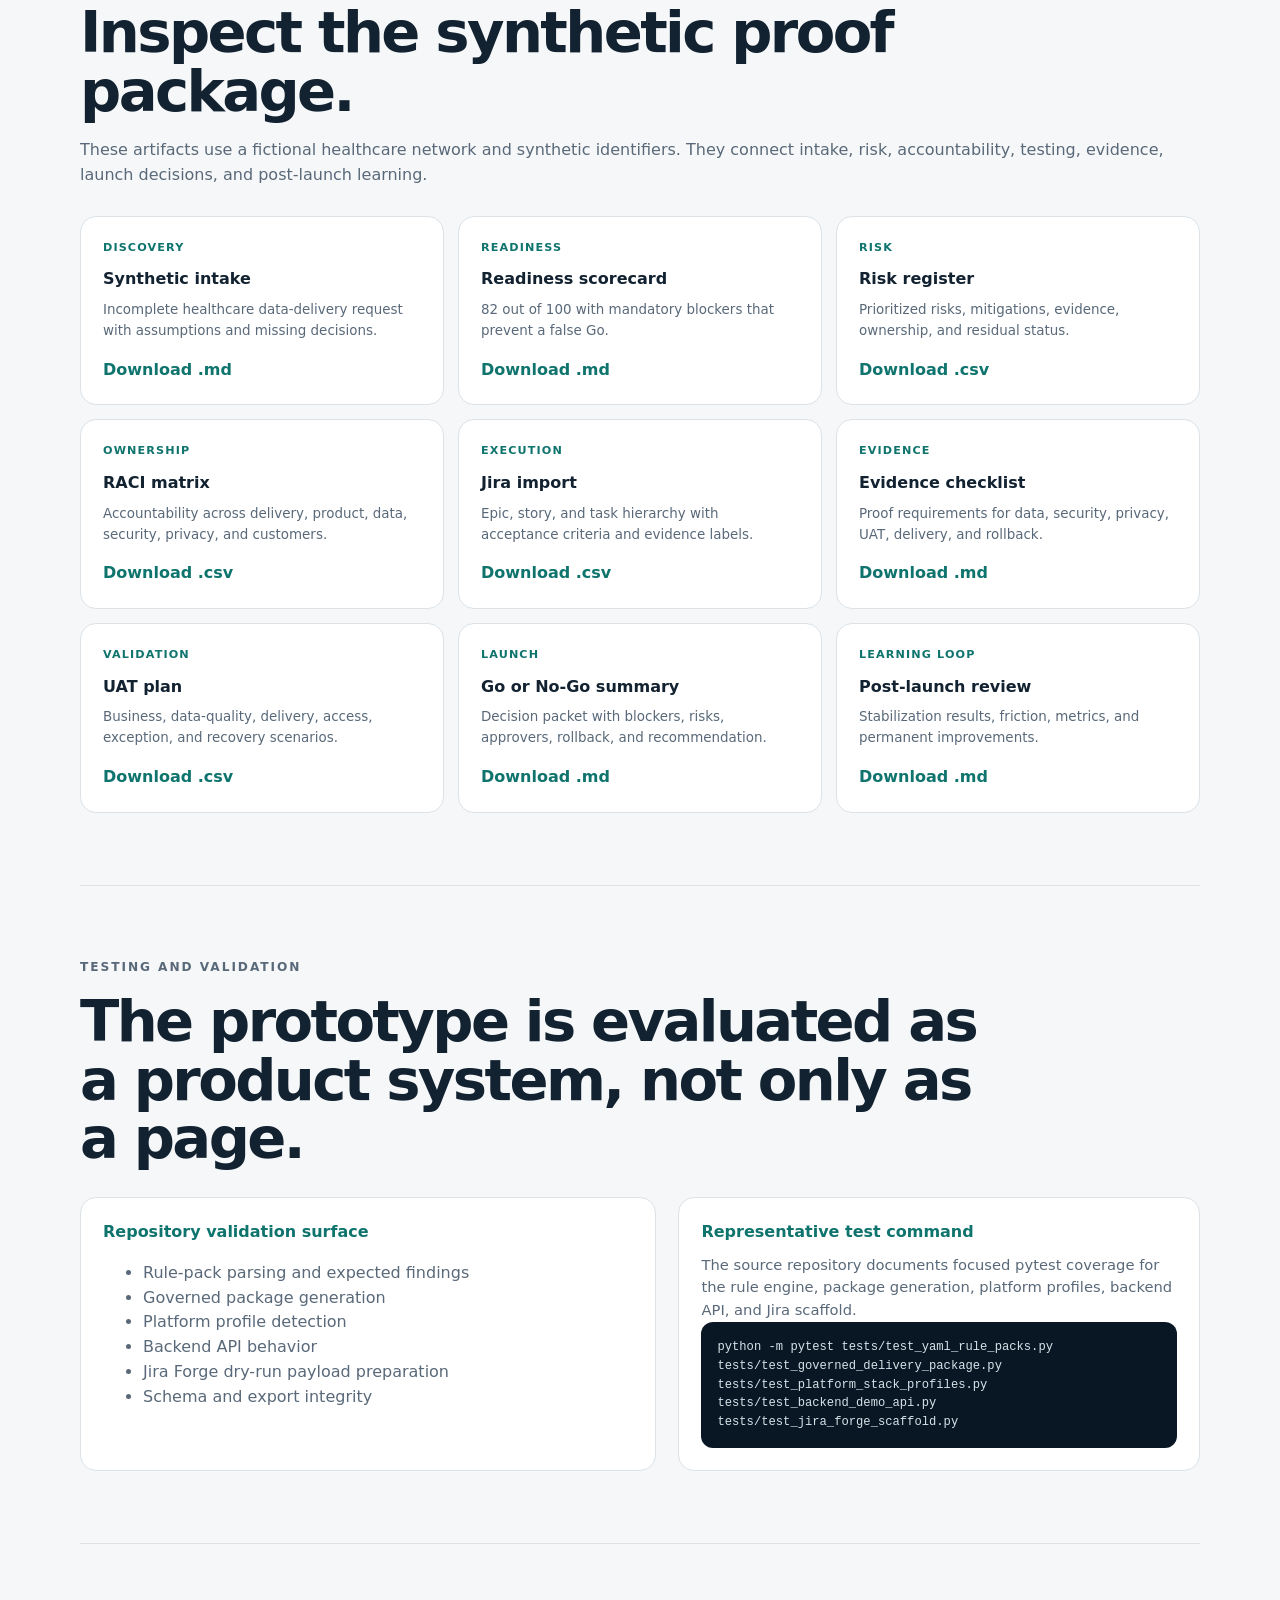
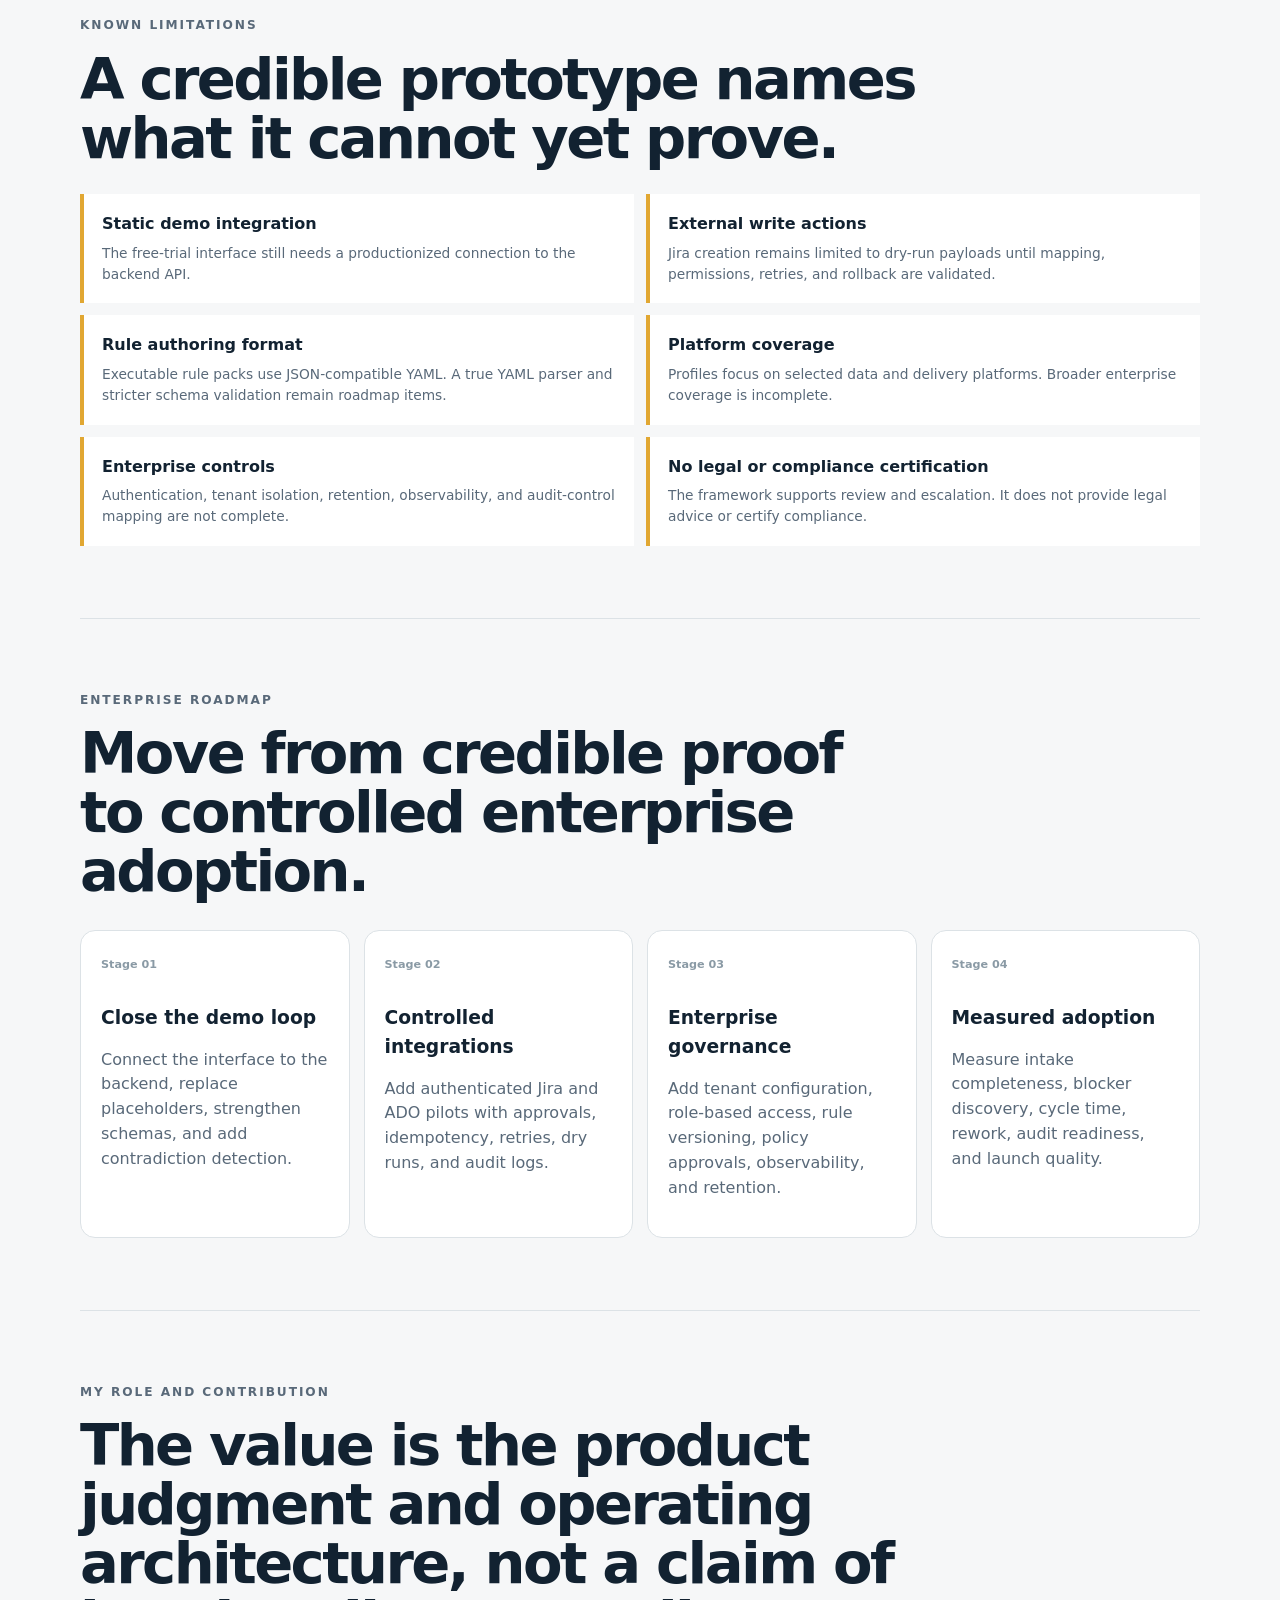
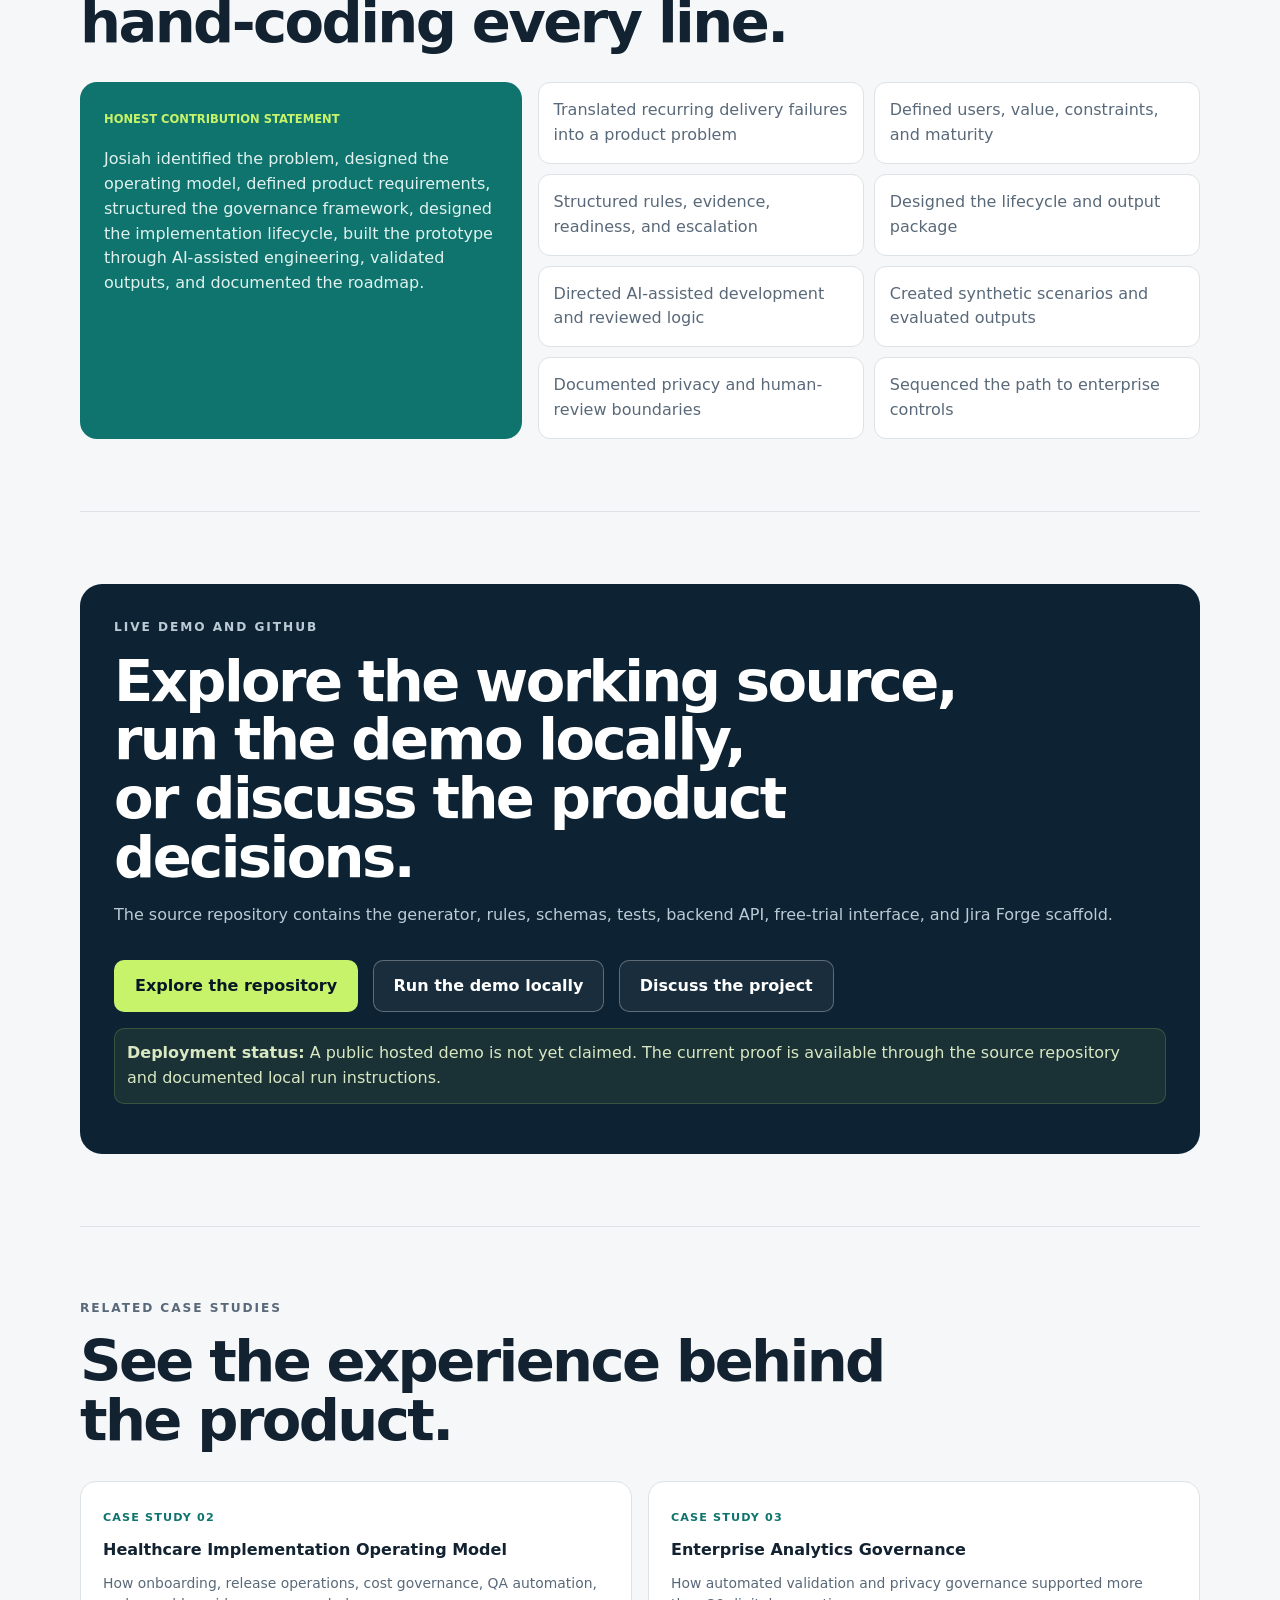
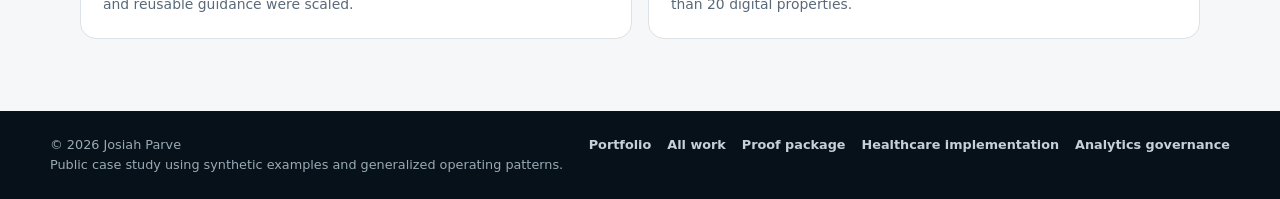
<file: case-studies/governed-delivery.html>
<!doctype html>
<html lang="en">
<head>
  <meta charset="utf-8">
  <meta name="viewport" content="width=device-width, initial-scale=1">
  <meta name="description" content="Flagship case study for Governed Delivery, a working implementation governance prototype designed by Josiah Parve.">
  <meta name="theme-color" content="#091725">
  <meta property="og:title" content="Governed Delivery Flagship Case Study | Josiah Parve">
  <meta property="og:description" content="How Josiah Parve translated recurring implementation failure patterns into a governed delivery product system.">
  <meta property="og:type" content="article">
  <meta property="og:url" content="https://josiahparve.work/case-studies/governed-delivery.html">
  <link rel="canonical" href="https://josiahparve.work/case-studies/governed-delivery.html">
  <link rel="stylesheet" href="../styles.css">
  <link rel="stylesheet" href="governed-delivery.css">
  <title>Governed Delivery Flagship Case Study | Josiah Parve</title>
  <script type="application/ld+json">
  {
    "@context": "https://schema.org",
    "@type": "Article",
    "headline": "Governed Delivery for Work That Cannot Afford to Guess",
    "description": "A working implementation governance prototype that converts incomplete intake into risks, controls, evidence, and delivery work.",
    "author": {"@type": "Person", "name": "Josiah Parve", "url": "https://josiahparve.work/"},
    "mainEntity": {
      "@type": "SoftwareApplication",
      "name": "Intelligent Services: Governed Delivery",
      "applicationCategory": "BusinessApplication",
      "operatingSystem": "Web and command line prototype",
      "codeRepository": "https://github.com/Rando2020/Intelligent_Services"
    },
    "url": "https://josiahparve.work/case-studies/governed-delivery.html"
  }
  </script>
</head>
<body>
  <a class="skip-link" href="#main">Skip to main content</a>
  <header class="site-header">
    <div class="container nav-wrap">
      <a class="brand" href="../index.html" aria-label="Josiah Parve portfolio home"><span class="brand-mark" aria-hidden="true">JP</span><span>Josiah Parve</span></a>
      <nav class="site-nav case-nav" aria-label="Case study navigation" style="display:flex;flex-wrap:wrap">
        <a href="../index.html#work">All work</a>
        <a href="#artifacts">Proof package</a>
        <a href="#contribution">My role</a>
        <a href="mailto:JosiahParve@gmail.com?subject=Governed%20Delivery%20case%20study">Contact</a>
      </nav>
    </div>
  </header>

  <main id="main">
    <section class="case-hero">
      <div class="container case-hero-grid">
        <div>
          <p class="eyebrow">Flagship case study</p>
          <h1>Governed Delivery for work that cannot afford to guess.</h1>
          <p class="lede">A working product prototype that turns incomplete implementation intake into explicit requirements, operational risks, readiness controls, evidence, and execution-ready work. It is designed for the point where customers, product, engineering, data, compliance, and operations all depend on the same decision being right.</p>
          <div class="case-meta" aria-label="Case study focus areas"><span>Product strategy</span><span>Python and schemas</span><span>Rules and scoring</span><span>Jira and ADO</span><span>Healthcare operations</span><span>Human oversight</span></div>
          <div class="hero-actions"><a class="button button-primary" href="#walkthrough">See the walkthrough</a><a class="button button-secondary" href="#artifacts">Download proof artifacts</a></div>
        </div>
        <aside class="maturity-card" aria-label="Current product maturity">
          <strong>Current product maturity</strong>
          <h2>Working proof of concept</h2>
          <p>The generation pipeline, rule packs, scorecards, exporters, backend API, tests, static demo, and Jira Forge scaffold exist. The product is not represented as production-ready enterprise software.</p>
          <ul class="maturity-list"><li>Executable governed delivery package generation</li><li>Configurable governance and launch-blocker rules</li><li>Jira, ADO, Rally, and Asana export outputs</li><li>Human review and dry-run integration boundaries</li></ul>
        </aside>
      </div>
    </section>

    <nav class="case-toc" aria-label="On this page"><div class="container case-toc-inner"><a href="#summary">Summary</a><a href="#problem">Problem</a><a href="#users">Users</a><a href="#workflow">Workflow</a><a href="#walkthrough">Walkthrough</a><a href="#architecture">Architecture</a><a href="#governance">Governance</a><a href="#decisions">Tradeoffs</a><a href="#artifacts">Artifacts</a><a href="#validation">Validation</a><a href="#roadmap">Roadmap</a><a href="#contribution">My role</a></div></nav>

    <div class="container case-shell">
      <section class="case-section" id="summary">
        <p class="eyebrow">Executive summary</p>
        <h2>A product system for converting operational ambiguity into accountable execution.</h2>
        <dl class="summary-grid">
          <div class="summary-card"><dt>Problem</dt><dd>Implementation work often begins with incomplete intake, implicit approvals, disconnected documentation, and risks that surface too late.</dd></div>
          <div class="summary-card"><dt>Target users</dt><dd>Implementation leaders, product operations, customer success, data teams, engineering, program managers, security, privacy, and compliance reviewers.</dd></div>
          <div class="summary-card"><dt>Josiah's role</dt><dd>Problem identification, product strategy, operating-model design, requirements, governance architecture, prototype direction, validation, and roadmap definition.</dd></div>
          <div class="summary-card"><dt>Product solution</dt><dd>A governed pipeline that normalizes intake, applies reviewable rules, scores readiness, identifies blockers, and generates work plus evidence.</dd></div>
          <div class="summary-card"><dt>Technical approach</dt><dd>Python tools, structured schemas, JSON-compatible YAML rule packs, deterministic scoring, a backend API, CSV exporters, tests, and a Jira Forge scaffold.</dd></div>
          <div class="summary-card"><dt>Governance approach</dt><dd>Controls remain inspectable. High-risk findings route to accountable humans. Operational guidance is not presented as legal or compliance approval.</dd></div>
          <div class="summary-card"><dt>Business value</dt><dd>Earlier discovery of missing decisions, fewer late surprises, more consistent artifacts, clearer ownership, and stronger launch evidence.</dd></div>
          <div class="summary-card"><dt>Current maturity</dt><dd>Working proof of concept. Enterprise authentication, production write actions, tenant controls, and certification remain future work.</dd></div>
        </dl>
      </section>

      <section class="case-section" id="problem">
        <p class="eyebrow">The operational problem</p>
        <h2>Technically correct work can still create an operational, customer, or compliance incident.</h2>
        <p>Delivery failures emerge when customer intent, technical requirements, data movement, approvals, evidence, and last-mile operations do not agree. Generic AI ticket generation can make a backlog look complete while preserving the gaps that matter most.</p>
        <div class="three-grid">
          <article class="card"><strong>Incomplete intake</strong><p>Critical decisions remain implicit, contradictory, or owned by nobody until build or launch.</p></article>
          <article class="card"><strong>Disconnected controls</strong><p>Security, privacy, data, product, and operational checks live in separate documents and meetings.</p></article>
          <article class="card"><strong>False readiness</strong><p>A numerical score or completed checklist can hide unresolved mandatory blockers.</p></article>
          <article class="card"><strong>Last-mile risk</strong><p>A correct pipeline can still fail through wrong recipients, folders, filenames, schedules, or manifests.</p></article>
          <article class="card"><strong>Manual recurrence</strong><p>Teams solve the same gaps repeatedly without turning the pattern into reusable system logic.</p></article>
          <article class="card"><strong>Unclear accountability</strong><p>Automation creates work, but the system does not identify who must interpret, approve, or accept risk.</p></article>
        </div>
      </section>

      <section class="case-section" id="users">
        <p class="eyebrow">Users and stakeholders</p>
        <h2>The product is designed around the full delivery system, not one persona.</h2>
        <div class="three-grid">
          <article class="card"><strong>Implementation and program leaders</strong><p>Need complete intake, dependencies, milestones, ownership, risks, and customer-ready status.</p></article>
          <article class="card"><strong>Product and engineering</strong><p>Need normalized requirements, acceptance criteria, architecture context, and backlog structure.</p></article>
          <article class="card"><strong>Data and platform teams</strong><p>Need source-to-target details, quality rules, schedules, delivery controls, and evidence.</p></article>
          <article class="card"><strong>Customer success and customers</strong><p>Need transparent blockers, responsibilities, decisions, and a realistic path to launch.</p></article>
          <article class="card"><strong>Security, privacy, and compliance</strong><p>Need early routing, traceable evidence, documented exceptions, and approval boundaries.</p></article>
          <article class="card"><strong>Executives and operations</strong><p>Need a concise view of readiness, impact, residual risk, and Go or No-Go authority.</p></article>
        </div>
      </section>

      <section class="case-section" id="workflow">
        <p class="eyebrow">Product workflow</p>
        <h2>Each stage has a different trust model.</h2>
        <p>The workflow separates repeatable control logic, AI-assisted interpretation, accountable human decisions, and external output boundaries.</p>
        <div class="workflow-legend" aria-label="Workflow legend"><span class="legend det">Deterministic control</span><span class="legend ai">AI-assisted interpretation</span><span class="legend human">Human decision</span><span class="legend output">Output boundary</span></div>
        <ol class="workflow">
          <li><small>01</small><h3>Messy intake</h3><p>Business context, documents, tools, dates, and unresolved assumptions.</p><span class="step-type human">Human input</span></li>
          <li><small>02</small><h3>Normalized requirements</h3><p>Content is organized into a consistent schema and missing fields are surfaced.</p><span class="step-type ai">AI assisted plus validation</span></li>
          <li><small>03</small><h3>Rule and platform detection</h3><p>Named tools and triggers map to reviewable controls and evidence.</p><span class="step-type det">Deterministic</span></li>
          <li><small>04</small><h3>Risk and readiness scoring</h3><p>Scoring identifies risk, missing evidence, and mandatory launch blockers.</p><span class="step-type det">Deterministic</span></li>
          <li><small>05</small><h3>Tickets and evidence</h3><p>Templates create work hierarchy, acceptance criteria, and required evidence.</p><span class="step-type ai">Controlled generation</span></li>
          <li><small>06</small><h3>Human review</h3><p>Accountable owners interpret risk, resolve exceptions, and approve decisions.</p><span class="step-type human">Human authority</span></li>
          <li><small>07</small><h3>Delivery outputs</h3><p>Reviewed packages export to Jira, ADO, Rally, Asana, and evidence stores.</p><span class="step-type output">Dry run before write</span></li>
        </ol>
      </section>

      <section class="case-section" id="walkthrough">
        <p class="eyebrow">Product walkthrough</p>
        <h2>Eight proof points from intake through launch readiness.</h2>
        <p>Each placeholder identifies the exact public-safe screenshot that must replace it after capture from the synthetic demo.</p>
        <div class="walkthrough-grid">
          <article class="shot-slot"><div class="shot-frame"><div><span>Screenshot needed 01</span><strong>Messy intake loaded</strong><small>Capture the synthetic healthcare file-mover intake with named platforms, schedule, unresolved approvals, and missing recipient confirmation visible.</small></div></div><h3>Start with reality</h3><p>The product must interpret incomplete business language before producing reliable work.</p></article>
          <article class="shot-slot"><div class="shot-frame"><div><span>Screenshot needed 02</span><strong>Readiness score with blockers</strong><small>Capture 82 out of 100 with three mandatory launch blockers and a visible No-Go recommendation.</small></div></div><h3>Readiness is more than a number</h3><p>Mandatory gates remain visible even when the aggregate score appears healthy.</p></article>
          <article class="shot-slot"><div class="shot-frame"><div><span>Screenshot needed 03</span><strong>Detected platform stack</strong><small>Capture Snowflake, dbt, managed file transfer, Power BI, and REST API controls detected from the synthetic intake.</small></div></div><h3>Platforms activate controls</h3><p>The stack changes which evidence, approvals, and delivery checks are required.</p></article>
          <article class="shot-slot"><div class="shot-frame"><div><span>Screenshot needed 04</span><strong>Launch blocker detail</strong><small>Capture the recipient allowlist, security approval, and rollback ownership blockers with severity, owner, evidence, and resolution.</small></div></div><h3>Blockers must be actionable</h3><p>Each blocker identifies why it matters and what closes it.</p></article>
          <article class="shot-slot"><div class="shot-frame"><div><span>Screenshot needed 05</span><strong>Generated ticket hierarchy</strong><small>Capture the epic, stories, and tasks for intake remediation, data controls, UAT, readiness, and post-launch monitoring.</small></div></div><h3>Governance becomes work</h3><p>The output connects controls to delivery ownership.</p></article>
          <article class="shot-slot"><div class="shot-frame"><div><span>Screenshot needed 06</span><strong>Jira or ADO export preview</strong><small>Capture issue type, parent, priority, acceptance criteria, evidence label, and accountable role before an external write.</small></div></div><h3>Review before writing</h3><p>Dry-run exports make mapping, permissions, and issue behavior inspectable.</p></article>
          <article class="shot-slot"><div class="shot-frame"><div><span>Screenshot needed 07</span><strong>Evidence packet</strong><small>Capture evidence grouped by security, privacy, data validation, delivery, UAT, and approval owner.</small></div></div><h3>Evidence is a launch input</h3><p>The system identifies what must be proven, not only completed.</p></article>
          <article class="shot-slot"><div class="shot-frame"><div><span>Screenshot needed 08</span><strong>Final readiness summary</strong><small>Capture resolved blockers, accepted residual risks, named approvers, rollback decision, and final Go or No-Go recommendation.</small></div></div><h3>End with accountability</h3><p>The output supports human judgment and records why the decision was made.</p></article>
        </div>
      </section>

      <section class="case-section" id="architecture">
        <p class="eyebrow">Architecture</p>
        <h2>Rules provide the control spine. AI helps interpret and communicate around it.</h2>
        <div class="architecture" role="img" aria-label="Architecture showing inputs, interpretation, deterministic controls, and reviewed outputs">
          <div class="arch-flow">
            <div class="arch-column"><h3>1. Inputs</h3><ul><li>Unstructured intake</li><li>Business context</li><li>Platform names</li><li>Dates and owners</li><li>Synthetic documents</li></ul></div>
            <div class="arch-column"><h3>2. Interpretation</h3><ul><li>Intake normalization</li><li>Schema mapping</li><li>Missing-information detection</li><li>Controlled summaries</li><li>Contradiction candidates</li></ul></div>
            <div class="arch-column"><h3>3. Control spine</h3><ul><li>Rule packs</li><li>Platform profiles</li><li>Risk scoring</li><li>Mandatory gates</li><li>Evidence requirements</li></ul></div>
            <div class="arch-column"><h3>4. Reviewed outputs</h3><ul><li>Ticket hierarchy</li><li>Readiness scorecard</li><li>Risk register</li><li>Evidence packet</li><li>Dry-run exports</li></ul></div>
          </div>
          <p class="architecture-note">Human review surrounds the control spine. External writes, legal conclusions, high-risk exceptions, access changes, and final launch approvals remain outside autonomous execution.</p>
        </div>
        <div class="boundary-grid">
          <article class="boundary-card data-boundary"><strong>Data storage boundary</strong><p>The public demonstration uses synthetic inputs only. Enterprise use would require approved hosting, retention, encryption, access controls, audit logging, vendor review, and data-processing agreements.</p></article>
          <article class="boundary-card no-auto"><strong>Never fully automated</strong><p>Legal interpretation, compliance approval, clinical decisions, production Go or No-Go authority, exception acceptance, access provisioning, and unreviewed external writes remain with accountable people.</p></article>
        </div>
      </section>

      <section class="case-section" id="governance">
        <p class="eyebrow">Governance model</p>
        <h2>Operational governance is structured as inspectable layers.</h2>
        <table class="governance-table">
          <thead><tr><th>Layer</th><th>Purpose</th><th>Example control</th><th>Accountable review</th></tr></thead>
          <tbody>
            <tr><td>Baseline delivery</td><td>Minimum requirements for any implementation.</td><td>Named owner, success criteria, rollback plan, environment path.</td><td>Implementation and product owners</td></tr>
            <tr><td>Platform profile</td><td>Add controls based on named systems and delivery mechanisms.</td><td>MFT recipient allowlist, Snowflake roles, API authentication.</td><td>Architecture, engineering, and platform owners</td></tr>
            <tr><td>Regulatory overlay</td><td>Route context that may require additional review.</td><td>PHI indicators trigger privacy, security, and compliance evidence.</td><td>Privacy, security, legal, and compliance owners</td></tr>
            <tr><td>Mandatory launch gate</td><td>Prevent scoring from hiding a critical unresolved condition.</td><td>No production delivery until recipient and destination are verified.</td><td>Launch authority</td></tr>
            <tr><td>Evidence layer</td><td>Define what proves a control is complete.</td><td>Approved mapping, UAT result, transfer receipt, rollback rehearsal.</td><td>Control owner and implementation lead</td></tr>
            <tr><td>Exception and escalation</td><td>Document residual risk and route decisions to accountable humans.</td><td>Time-bound exception with owner, expiration, and remediation.</td><td>Named risk acceptor</td></tr>
          </tbody>
        </table>
      </section>

      <section class="case-section" id="decisions">
        <p class="eyebrow">Decisions and tradeoffs</p>
        <h2>Trust came from constraints, not from making the system appear autonomous.</h2>
        <table class="decision-table">
          <thead><tr><th>Decision</th><th>Why</th><th>Tradeoff accepted</th></tr></thead>
          <tbody>
            <tr><td>Rules before generative AI</td><td>Critical controls should be consistent, reviewable, testable, and explainable.</td><td>Rule authoring requires more upfront domain work.</td></tr>
            <tr><td>Human review for high-risk decisions</td><td>Launch, legal, privacy, security, and exception decisions require accountable authority.</td><td>The product supports judgment instead of promising full automation.</td></tr>
            <tr><td>Dry-run Jira payloads before issue creation</td><td>Field mapping, issue types, permissions, and failures must be validated before writes.</td><td>Users review an intermediate step.</td></tr>
            <tr><td>Synthetic data only</td><td>Public proof must not expose employer, customer, patient, or proprietary information.</td><td>The demo cannot claim production-data certification.</td></tr>
            <tr><td>CSV export before direct integrations</td><td>Exports validate the work model before authentication and write complexity.</td><td>CSV is less seamless than a native integration.</td></tr>
            <tr><td>Configurable governance rule packs</td><td>Organizations, platforms, risk tolerances, and approval models differ.</td><td>Rule configuration and versioning become product responsibilities.</td></tr>
            <tr><td>Operational governance instead of legal conclusions</td><td>The system can identify missing evidence and routing without claiming legal authority.</td><td>Final interpretation remains with qualified owners.</td></tr>
          </tbody>
        </table>
      </section>

      <section class="case-section" id="artifacts">
        <p class="eyebrow">Implementation artifacts</p>
        <h2>Inspect the synthetic proof package.</h2>
        <p>These artifacts use a fictional healthcare network and synthetic identifiers. They connect intake, risk, accountability, testing, evidence, launch decisions, and post-launch learning.</p>
        <div class="artifact-grid">
          <a class="artifact-card" href="../public/downloads/intelligent-services-demo/synthetic-intake.md" download><span>Discovery</span><strong>Synthetic intake</strong><p>Incomplete healthcare data-delivery request with assumptions and missing decisions.</p><b>Download .md</b></a>
          <a class="artifact-card" href="../public/downloads/intelligent-services-demo/readiness-scorecard.md" download><span>Readiness</span><strong>Readiness scorecard</strong><p>82 out of 100 with mandatory blockers that prevent a false Go.</p><b>Download .md</b></a>
          <a class="artifact-card" href="../public/downloads/intelligent-services-demo/risk-register.csv" download><span>Risk</span><strong>Risk register</strong><p>Prioritized risks, mitigations, evidence, ownership, and residual status.</p><b>Download .csv</b></a>
          <a class="artifact-card" href="../public/downloads/intelligent-services-demo/raci-matrix.csv" download><span>Ownership</span><strong>RACI matrix</strong><p>Accountability across delivery, product, data, security, privacy, and customers.</p><b>Download .csv</b></a>
          <a class="artifact-card" href="../public/downloads/intelligent-services-demo/jira-import.csv" download><span>Execution</span><strong>Jira import</strong><p>Epic, story, and task hierarchy with acceptance criteria and evidence labels.</p><b>Download .csv</b></a>
          <a class="artifact-card" href="../public/downloads/intelligent-services-demo/evidence-checklist.md" download><span>Evidence</span><strong>Evidence checklist</strong><p>Proof requirements for data, security, privacy, UAT, delivery, and rollback.</p><b>Download .md</b></a>
          <a class="artifact-card" href="../public/downloads/intelligent-services-demo/uat-plan.csv" download><span>Validation</span><strong>UAT plan</strong><p>Business, data-quality, delivery, access, exception, and recovery scenarios.</p><b>Download .csv</b></a>
          <a class="artifact-card" href="../public/downloads/intelligent-services-demo/go-no-go-summary.md" download><span>Launch</span><strong>Go or No-Go summary</strong><p>Decision packet with blockers, risks, approvers, rollback, and recommendation.</p><b>Download .md</b></a>
          <a class="artifact-card" href="../public/downloads/intelligent-services-demo/post-launch-review.md" download><span>Learning loop</span><strong>Post-launch review</strong><p>Stabilization results, friction, metrics, and permanent improvements.</p><b>Download .md</b></a>
        </div>
      </section>

      <section class="case-section" id="validation">
        <p class="eyebrow">Testing and validation</p>
        <h2>The prototype is evaluated as a product system, not only as a page.</h2>
        <div class="validation-grid">
          <article class="card"><strong>Repository validation surface</strong><ul><li>Rule-pack parsing and expected findings</li><li>Governed package generation</li><li>Platform profile detection</li><li>Backend API behavior</li><li>Jira Forge dry-run payload preparation</li><li>Schema and export integrity</li></ul></article>
          <article class="card"><strong>Representative test command</strong><p>The source repository documents focused pytest coverage for the rule engine, package generation, platform profiles, backend API, and Jira scaffold.</p><div class="test-command">python -m pytest tests/test_yaml_rule_packs.py tests/test_governed_delivery_package.py tests/test_platform_stack_profiles.py tests/test_backend_demo_api.py tests/test_jira_forge_scaffold.py</div></article>
        </div>
      </section>

      <section class="case-section" id="limitations">
        <p class="eyebrow">Known limitations</p>
        <h2>A credible prototype names what it cannot yet prove.</h2>
        <div class="limitations">
          <article class="limitation"><strong>Static demo integration</strong><p>The free-trial interface still needs a productionized connection to the backend API.</p></article>
          <article class="limitation"><strong>External write actions</strong><p>Jira creation remains limited to dry-run payloads until mapping, permissions, retries, and rollback are validated.</p></article>
          <article class="limitation"><strong>Rule authoring format</strong><p>Executable rule packs use JSON-compatible YAML. A true YAML parser and stricter schema validation remain roadmap items.</p></article>
          <article class="limitation"><strong>Platform coverage</strong><p>Profiles focus on selected data and delivery platforms. Broader enterprise coverage is incomplete.</p></article>
          <article class="limitation"><strong>Enterprise controls</strong><p>Authentication, tenant isolation, retention, observability, and audit-control mapping are not complete.</p></article>
          <article class="limitation"><strong>No legal or compliance certification</strong><p>The framework supports review and escalation. It does not provide legal advice or certify compliance.</p></article>
        </div>
      </section>

      <section class="case-section" id="roadmap">
        <p class="eyebrow">Enterprise roadmap</p>
        <h2>Move from credible proof to controlled enterprise adoption.</h2>
        <div class="roadmap-grid">
          <article class="roadmap-card"><span>Stage 01</span><h3>Close the demo loop</h3><p>Connect the interface to the backend, replace placeholders, strengthen schemas, and add contradiction detection.</p></article>
          <article class="roadmap-card"><span>Stage 02</span><h3>Controlled integrations</h3><p>Add authenticated Jira and ADO pilots with approvals, idempotency, retries, dry runs, and audit logs.</p></article>
          <article class="roadmap-card"><span>Stage 03</span><h3>Enterprise governance</h3><p>Add tenant configuration, role-based access, rule versioning, policy approvals, observability, and retention.</p></article>
          <article class="roadmap-card"><span>Stage 04</span><h3>Measured adoption</h3><p>Measure intake completeness, blocker discovery, cycle time, rework, audit readiness, and launch quality.</p></article>
        </div>
      </section>

      <section class="case-section" id="contribution">
        <p class="eyebrow">My role and contribution</p>
        <h2>The value is the product judgment and operating architecture, not a claim of hand-coding every line.</h2>
        <div class="contribution">
          <div class="contribution-callout"><strong>Honest contribution statement</strong><p>Josiah identified the problem, designed the operating model, defined product requirements, structured the governance framework, designed the implementation lifecycle, built the prototype through AI-assisted engineering, validated outputs, and documented the roadmap.</p></div>
          <ul class="contribution-list"><li>Translated recurring delivery failures into a product problem</li><li>Defined users, value, constraints, and maturity</li><li>Structured rules, evidence, readiness, and escalation</li><li>Designed the lifecycle and output package</li><li>Directed AI-assisted development and reviewed logic</li><li>Created synthetic scenarios and evaluated outputs</li><li>Documented privacy and human-review boundaries</li><li>Sequenced the path to enterprise controls</li></ul>
        </div>
      </section>

      <section class="case-section" id="demo">
        <div class="cta-panel">
          <p class="eyebrow">Live demo and GitHub</p>
          <h2>Explore the working source, run the demo locally, or discuss the product decisions.</h2>
          <p>The source repository contains the generator, rules, schemas, tests, backend API, free-trial interface, and Jira Forge scaffold.</p>
          <div class="hero-actions"><a class="button button-primary" href="https://github.com/Rando2020/Intelligent_Services">Explore the repository</a><a class="button button-secondary" href="https://github.com/Rando2020/Intelligent_Services#free-trial-demo-app">Run the demo locally</a><a class="button button-secondary" href="mailto:JosiahParve@gmail.com?subject=Governed%20Delivery%20portfolio%20conversation">Discuss the project</a></div>
          <p class="cta-notice"><strong>Deployment status:</strong> A public hosted demo is not yet claimed. The current proof is available through the source repository and documented local run instructions.</p>
        </div>
      </section>

      <section class="case-section" aria-labelledby="related-title">
        <p class="eyebrow">Related case studies</p>
        <h2 id="related-title">See the experience behind the product.</h2>
        <div class="related-grid">
          <a class="related-card" href="healthcare-implementation.html"><span>Case study 02</span><strong>Healthcare Implementation Operating Model</strong><p>How onboarding, release operations, cost governance, QA automation, and reusable guidance were scaled.</p></a>
          <a class="related-card" href="digital-governance.html"><span>Case study 03</span><strong>Enterprise Analytics Governance</strong><p>How automated validation and privacy governance supported more than 20 digital properties.</p></a>
        </div>
      </section>
    </div>
  </main>

  <footer class="site-footer"><div class="container footer-wrap"><div><p>© 2026 Josiah Parve</p><p>Public case study using synthetic examples and generalized operating patterns.</p></div><nav class="case-footer-nav" aria-label="Footer navigation"><a href="../index.html">Portfolio</a><a href="../index.html#work">All work</a><a href="#artifacts">Proof package</a><a href="healthcare-implementation.html">Healthcare implementation</a><a href="digital-governance.html">Analytics governance</a></nav></div></footer>
</body>
</html>
</file>
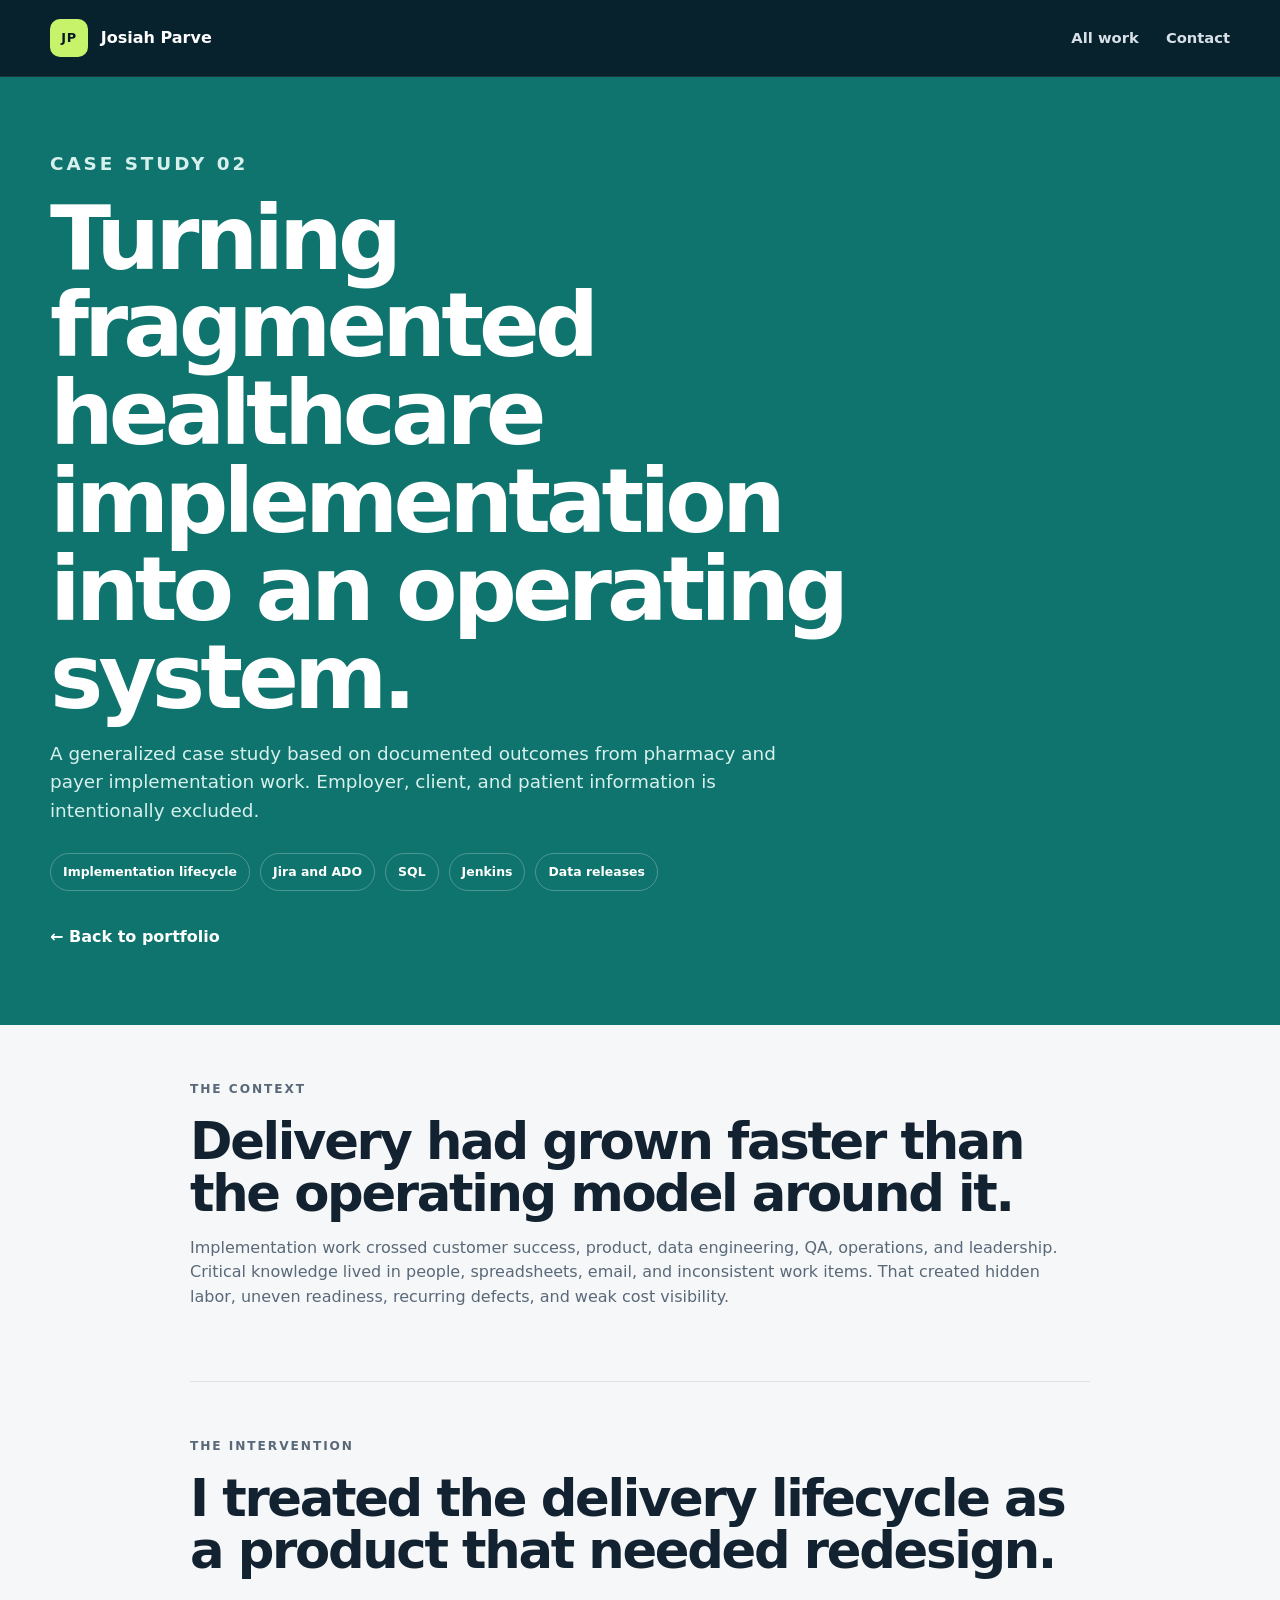
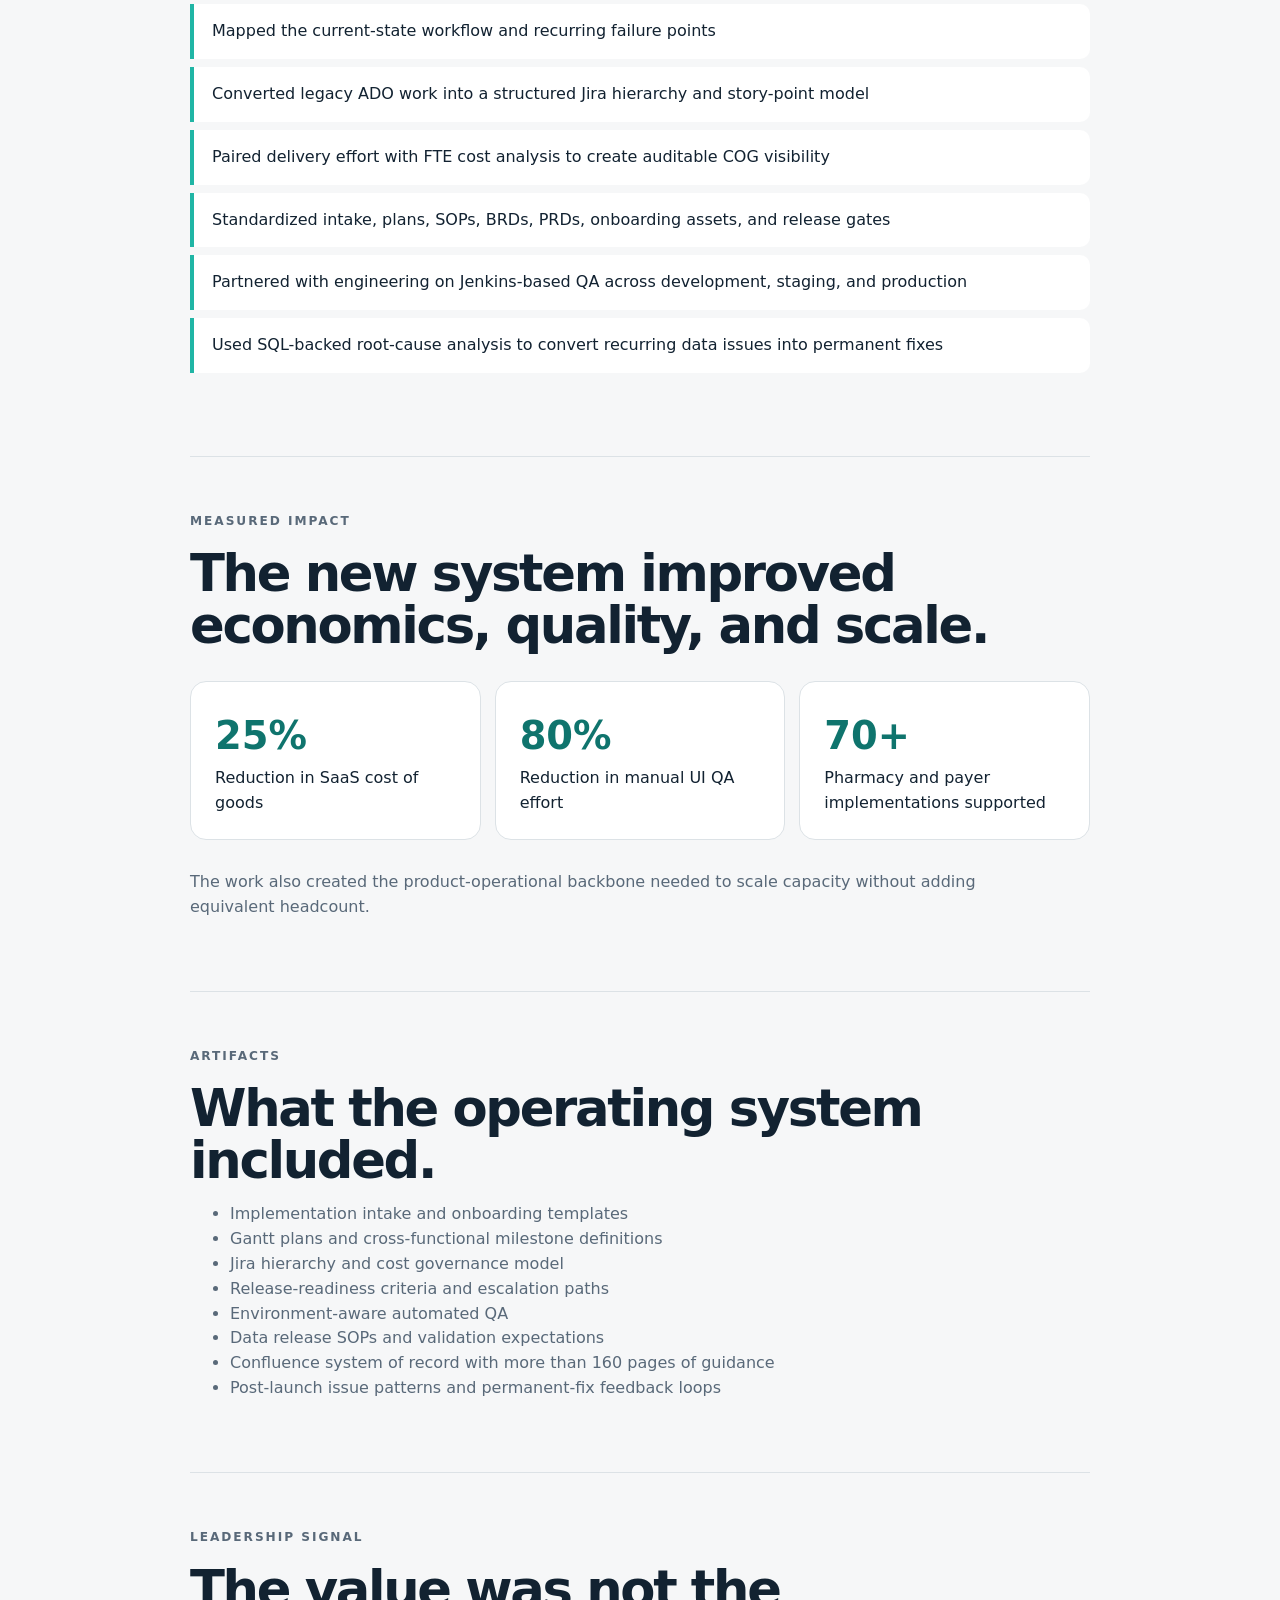
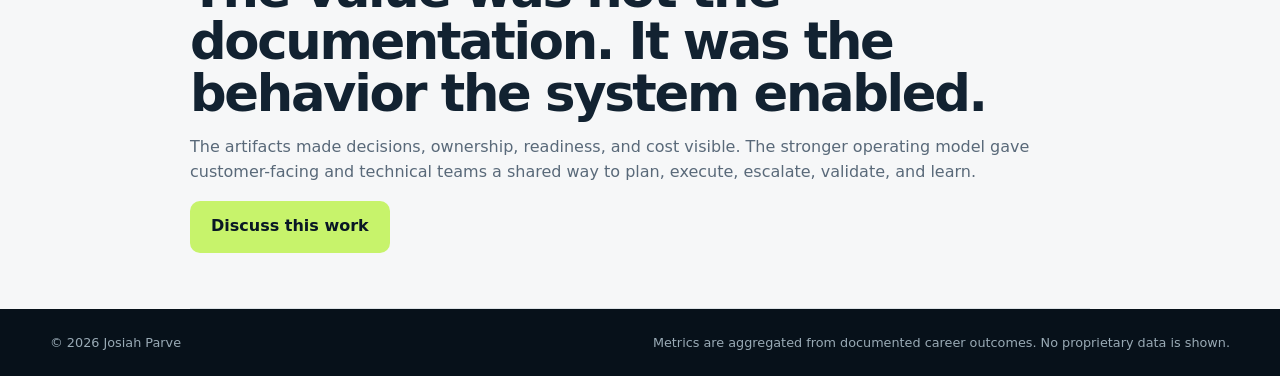
<file: case-studies/healthcare-implementation.html>
<!doctype html>
<html lang="en">
<head>
  <meta charset="utf-8"><meta name="viewport" content="width=device-width, initial-scale=1"><meta name="description" content="Case study: healthcare implementation operating model by Josiah Parve."><link rel="stylesheet" href="../styles.css"><title>Healthcare Implementation Case Study | Josiah Parve</title>
  <style>.case-hero{padding:150px 0 76px;background:#0f746d;color:#fff}.case-hero h1{font-size:clamp(3rem,7vw,6rem)}.case-hero p{max-width:780px;color:#d6f0ed;font-size:1.15rem}.case-meta{display:flex;flex-wrap:wrap;gap:10px;margin-top:28px}.case-meta span{padding:8px 12px;border:1px solid rgba(255,255,255,.25);border-radius:999px;font-size:.78rem;font-weight:800}.story{max-width:900px;margin:auto}.story section{padding:55px 0;border-bottom:1px solid #dce2e6}.story h2{font-size:clamp(2rem,4vw,3.6rem)}.story p,.story li{color:#596979}.metric-row{display:grid;grid-template-columns:repeat(3,1fr);gap:14px;margin:30px 0}.metric{padding:24px;background:#fff;border:1px solid #dce2e6;border-radius:16px}.metric strong{display:block;font-size:2.4rem;color:#0f746d}.flow{display:grid;gap:8px;margin:28px 0}.flow div{padding:15px 18px;border-left:4px solid #20b5a5;background:#fff;border-radius:0 10px 10px 0}.back{display:inline-block;margin-top:34px;color:white;font-weight:800;text-decoration:none}@media(max-width:720px){.metric-row{grid-template-columns:1fr}}</style>
</head>
<body><header class="site-header"><div class="container nav-wrap"><a class="brand" href="../index.html"><span class="brand-mark">JP</span><span>Josiah Parve</span></a><nav class="site-nav" style="display:flex"><a href="../index.html#work">All work</a><a href="mailto:JosiahParve@gmail.com">Contact</a></nav></div></header><main><section class="case-hero"><div class="container"><p class="eyebrow">Case study 02</p><h1>Turning fragmented healthcare implementation into an operating system.</h1><p>A generalized case study based on documented outcomes from pharmacy and payer implementation work. Employer, client, and patient information is intentionally excluded.</p><div class="case-meta"><span>Implementation lifecycle</span><span>Jira and ADO</span><span>SQL</span><span>Jenkins</span><span>Data releases</span></div><a class="back" href="../index.html">← Back to portfolio</a></div></section><div class="container story"><section><p class="eyebrow">The context</p><h2>Delivery had grown faster than the operating model around it.</h2><p>Implementation work crossed customer success, product, data engineering, QA, operations, and leadership. Critical knowledge lived in people, spreadsheets, email, and inconsistent work items. That created hidden labor, uneven readiness, recurring defects, and weak cost visibility.</p></section><section><p class="eyebrow">The intervention</p><h2>I treated the delivery lifecycle as a product that needed redesign.</h2><div class="flow"><div>Mapped the current-state workflow and recurring failure points</div><div>Converted legacy ADO work into a structured Jira hierarchy and story-point model</div><div>Paired delivery effort with FTE cost analysis to create auditable COG visibility</div><div>Standardized intake, plans, SOPs, BRDs, PRDs, onboarding assets, and release gates</div><div>Partnered with engineering on Jenkins-based QA across development, staging, and production</div><div>Used SQL-backed root-cause analysis to convert recurring data issues into permanent fixes</div></div></section><section><p class="eyebrow">Measured impact</p><h2>The new system improved economics, quality, and scale.</h2><div class="metric-row"><div class="metric"><strong>25%</strong><span>Reduction in SaaS cost of goods</span></div><div class="metric"><strong>80%</strong><span>Reduction in manual UI QA effort</span></div><div class="metric"><strong>70+</strong><span>Pharmacy and payer implementations supported</span></div></div><p>The work also created the product-operational backbone needed to scale capacity without adding equivalent headcount.</p></section><section><p class="eyebrow">Artifacts</p><h2>What the operating system included.</h2><ul><li>Implementation intake and onboarding templates</li><li>Gantt plans and cross-functional milestone definitions</li><li>Jira hierarchy and cost governance model</li><li>Release-readiness criteria and escalation paths</li><li>Environment-aware automated QA</li><li>Data release SOPs and validation expectations</li><li>Confluence system of record with more than 160 pages of guidance</li><li>Post-launch issue patterns and permanent-fix feedback loops</li></ul></section><section><p class="eyebrow">Leadership signal</p><h2>The value was not the documentation. It was the behavior the system enabled.</h2><p>The artifacts made decisions, ownership, readiness, and cost visible. The stronger operating model gave customer-facing and technical teams a shared way to plan, execute, escalate, validate, and learn.</p><a class="button button-primary" href="mailto:JosiahParve@gmail.com?subject=Healthcare%20implementation%20case%20study">Discuss this work</a></section></div></main><footer class="site-footer"><div class="container footer-wrap"><p>© 2026 Josiah Parve</p><p>Metrics are aggregated from documented career outcomes. No proprietary data is shown.</p></div></footer></body></html>
</file>
<file: styles.css>
:root {
  --ink: #122231;
  --muted: #596979;
  --paper: #f6f7f8;
  --white: #ffffff;
  --navy: #091725;
  --navy-soft: #10283b;
  --teal: #20b5a5;
  --teal-dark: #0f746d;
  --lime: #c7f36b;
  --line: #dce2e6;
  --shadow: 0 24px 70px rgba(9, 23, 37, 0.12);
  --radius: 22px;
  --max: 1180px;
}

* { box-sizing: border-box; }
html { scroll-behavior: smooth; }
body {
  margin: 0;
  font-family: Inter, ui-sans-serif, system-ui, -apple-system, BlinkMacSystemFont, "Segoe UI", sans-serif;
  color: var(--ink);
  background: var(--paper);
  line-height: 1.55;
}
img, svg { display: block; max-width: 100%; }
a { color: inherit; }
button, a { -webkit-tap-highlight-color: transparent; }

.skip-link {
  position: fixed;
  top: 10px;
  left: 10px;
  z-index: 1000;
  transform: translateY(-150%);
  padding: 0.75rem 1rem;
  background: var(--lime);
  color: var(--navy);
  font-weight: 800;
  border-radius: 8px;
}
.skip-link:focus { transform: translateY(0); }

.container { width: min(calc(100% - 40px), var(--max)); margin-inline: auto; }
.site-header {
  position: fixed;
  inset: 0 0 auto;
  z-index: 100;
  background: rgba(9, 23, 37, 0.88);
  backdrop-filter: blur(16px);
  border-bottom: 1px solid rgba(255, 255, 255, 0.09);
}
.nav-wrap { min-height: 76px; display: flex; align-items: center; justify-content: space-between; gap: 2rem; }
.brand { display: inline-flex; align-items: center; gap: 0.8rem; text-decoration: none; color: var(--white); font-weight: 800; }
.brand-mark { display: grid; place-items: center; width: 38px; height: 38px; border-radius: 10px; background: var(--lime); color: var(--navy); font-size: 0.8rem; letter-spacing: 0.05em; }
.site-nav { display: flex; gap: 1.7rem; }
.site-nav a { color: #d7e0e7; text-decoration: none; font-size: 0.92rem; font-weight: 650; }
.site-nav a:hover, .site-nav a:focus-visible { color: var(--lime); }
.nav-toggle { display: none; border: 0; background: transparent; padding: 8px; }
.nav-toggle span { width: 25px; height: 2px; margin: 5px; display: block; background: white; }

.hero {
  position: relative;
  overflow: hidden;
  padding: 164px 0 96px;
  background: var(--navy);
  color: var(--white);
}
.hero::after {
  content: "";
  position: absolute;
  width: 500px;
  height: 500px;
  right: -180px;
  top: -130px;
  background: radial-gradient(circle, rgba(32,181,165,0.28), transparent 66%);
}
.hero-grid-pattern {
  position: absolute;
  inset: 0;
  opacity: 0.16;
  background-image: linear-gradient(rgba(255,255,255,0.07) 1px, transparent 1px), linear-gradient(90deg, rgba(255,255,255,0.07) 1px, transparent 1px);
  background-size: 52px 52px;
  mask-image: linear-gradient(to right, black, transparent 70%);
}
.hero-layout { position: relative; z-index: 1; display: grid; grid-template-columns: 1.15fr 0.85fr; align-items: center; gap: 70px; }
.eyebrow { margin: 0 0 1rem; text-transform: uppercase; letter-spacing: 0.16em; font-size: 0.76rem; font-weight: 850; color: var(--teal-dark); }
.hero .eyebrow, .section-dark .eyebrow, .contact-section .eyebrow { color: var(--lime); }
h1, h2, h3, p { text-wrap: pretty; }
h1 { max-width: 800px; margin: 0; font-size: clamp(3rem, 6.5vw, 6.3rem); line-height: 0.98; letter-spacing: -0.055em; }
.hero-lede { max-width: 720px; margin: 2rem 0 0; color: #c6d2da; font-size: clamp(1.05rem, 1.7vw, 1.3rem); }
.hero-actions, .card-actions { display: flex; flex-wrap: wrap; gap: 0.9rem; align-items: center; }
.hero-actions { margin-top: 2rem; }
.button { display: inline-flex; align-items: center; justify-content: center; min-height: 50px; padding: 0.78rem 1.25rem; border-radius: 10px; font-weight: 800; text-decoration: none; border: 1px solid transparent; transition: transform 180ms ease, background 180ms ease, border-color 180ms ease; }
.button:hover { transform: translateY(-2px); }
.button-primary { background: var(--lime); color: var(--navy); }
.button-secondary { color: white; border-color: rgba(255,255,255,0.3); background: rgba(255,255,255,0.05); }
.button-light { color: var(--navy); background: var(--white); }
.button-outline-light { color: var(--white); border-color: rgba(255,255,255,0.5); }
.dark-text { color: var(--ink); border-color: #b8c3ca; background: transparent; }
.signal-list { display: flex; flex-wrap: wrap; gap: 0.65rem; list-style: none; padding: 0; margin: 2.2rem 0 0; }
.signal-list li { padding: 0.48rem 0.72rem; border: 1px solid rgba(255,255,255,0.14); border-radius: 999px; color: #aebdc7; font-size: 0.82rem; }

.hero-panel { position: relative; background: linear-gradient(145deg, rgba(255,255,255,0.12), rgba(255,255,255,0.045)); border: 1px solid rgba(255,255,255,0.14); border-radius: 28px; padding: 1.4rem; box-shadow: 0 30px 90px rgba(0,0,0,0.25); }
.panel-label { padding: 0 0 1rem; color: #a9bac6; font-size: 0.78rem; font-weight: 800; text-transform: uppercase; letter-spacing: 0.12em; }
.impact-grid { display: grid; grid-template-columns: repeat(2, 1fr); gap: 1px; border-radius: 17px; overflow: hidden; background: rgba(255,255,255,0.11); }
.impact-grid article { min-height: 170px; display: flex; flex-direction: column; justify-content: space-between; padding: 1.35rem; background: var(--navy-soft); }
.impact-grid strong { font-size: 2.35rem; line-height: 1; color: var(--lime); letter-spacing: -0.04em; }
.impact-grid span { color: #c8d3db; font-size: 0.88rem; }

.proof-bar { background: var(--white); border-bottom: 1px solid var(--line); }
.proof-items { min-height: 76px; display: flex; align-items: center; justify-content: space-between; gap: 1.2rem; overflow-x: auto; }
.proof-items span { white-space: nowrap; font-size: 0.82rem; font-weight: 800; color: #536574; }
.proof-items span::before { content: "•"; color: var(--teal); margin-right: 0.65rem; }

.section { padding: 112px 0; }
.section-heading { display: grid; grid-template-columns: 1.2fr 0.8fr; align-items: end; gap: 60px; margin-bottom: 52px; }
h2 { margin: 0; font-size: clamp(2.25rem, 4.5vw, 4.6rem); line-height: 1.02; letter-spacing: -0.045em; }
.section-heading > p { margin: 0; max-width: 520px; color: var(--muted); font-size: 1.04rem; }

.case-grid { display: grid; grid-template-columns: repeat(2, minmax(0, 1fr)); gap: 20px; }
.case-card { position: relative; min-height: 450px; display: flex; flex-direction: column; justify-content: space-between; background: var(--white); border: 1px solid var(--line); border-radius: var(--radius); padding: 30px; overflow: hidden; }
.case-card-featured { grid-column: 1 / -1; min-height: 590px; display: grid; grid-template-columns: 1fr 0.73fr; gap: 36px; background: #0d2232; color: white; border-color: #0d2232; }
.case-number { position: absolute; right: 26px; top: 22px; color: #b7c2c9; font-size: 0.72rem; font-weight: 900; letter-spacing: 0.14em; }
.case-card-featured .case-number { color: #73909f; }
.case-content { position: relative; z-index: 1; display: flex; flex-direction: column; align-items: flex-start; }
.case-card h3 { max-width: 650px; margin: 1.15rem 0 0.9rem; font-size: clamp(1.6rem, 2.7vw, 2.55rem); line-height: 1.1; letter-spacing: -0.035em; }
.case-card p { color: var(--muted); max-width: 650px; }
.case-card-featured p { color: #bacbd5; }
.proof-note { margin: 0 0 1.2rem; padding-left: 0.9rem; border-left: 3px solid var(--lime); color: #d3dee4 !important; font-size: 0.86rem; }
.case-tags { display: flex; flex-wrap: wrap; gap: 0.5rem; }
.case-tags span { border-radius: 999px; padding: 0.35rem 0.58rem; background: #edf3f4; color: #49606c; font-size: 0.72rem; font-weight: 750; }
.case-card-featured .case-tags span { background: rgba(199,243,107,0.1); color: var(--lime); border: 1px solid rgba(199,243,107,0.17); }
.case-outcomes { width: 100%; display: grid; grid-template-columns: repeat(3, 1fr); gap: 12px; margin: 1.6rem 0 2rem; }
.case-outcomes div { padding: 1rem; background: rgba(255,255,255,0.055); border: 1px solid rgba(255,255,255,0.08); border-radius: 12px; }
.case-outcomes dt { color: var(--lime); font-size: 0.72rem; text-transform: uppercase; letter-spacing: 0.1em; font-weight: 850; }
.case-outcomes dd { margin: 0.42rem 0 0; color: #d8e2e8; font-size: 0.84rem; }
.text-link { margin-top: auto; font-weight: 850; color: var(--teal-dark); text-decoration: none; }
.case-card-featured .text-link { color: var(--lime); }
.muted-link { color: #b4c2ca !important; }
.result-list { list-style: none; width: 100%; padding: 0; margin: 1.5rem 0 2rem; border-top: 1px solid var(--line); }
.result-list li { padding: 0.82rem 0; border-bottom: 1px solid var(--line); color: var(--muted); }
.result-list strong { color: var(--ink); }
.case-card-lab { background: #edf7f4; }

.case-visual { align-self: stretch; display: grid; place-items: center; min-height: 100%; border-radius: 18px; }
.visual-governance { background: radial-gradient(circle at 70% 25%, rgba(199,243,107,0.2), transparent 35%), linear-gradient(150deg, #173a4e, #0b1722); }
.mini-window { width: min(90%, 430px); min-height: 380px; padding: 18px; border: 1px solid rgba(255,255,255,0.15); border-radius: 16px; background: rgba(6,18,28,0.76); transform: rotate(2deg); box-shadow: 0 30px 80px rgba(0,0,0,0.35); }
.mini-window-bar { display: flex; gap: 6px; padding-bottom: 20px; }
.mini-window-bar i { width: 8px; height: 8px; border-radius: 50%; background: #4f6977; }
.score-ring { width: 150px; height: 150px; margin: 8px auto 28px; display: grid; place-items: center; align-content: center; border-radius: 50%; border: 13px solid rgba(199,243,107,0.92); outline: 1px solid rgba(255,255,255,0.14); outline-offset: 8px; }
.score-ring span { font-size: 3rem; font-weight: 900; line-height: 1; }
.score-ring small { color: #9eb1bc; }
.mini-lines { display: grid; gap: 10px; }
.mini-lines b { display: block; height: 10px; border-radius: 20px; background: linear-gradient(to right, #274557 70%, rgba(255,255,255,0.05) 70%); }
.mini-lines b:nth-child(2) { background: linear-gradient(to right, #274557 46%, rgba(255,255,255,0.05) 46%); }
.mini-lines b:nth-child(3) { background: linear-gradient(to right, #274557 82%, rgba(255,255,255,0.05) 82%); }
.mini-lines b:nth-child(4) { background: linear-gradient(to right, #274557 58%, rgba(255,255,255,0.05) 58%); }
.mini-status { display: flex; gap: 8px; margin-top: 20px; }
.mini-status span { padding: 0.45rem 0.6rem; border-radius: 8px; background: rgba(255,255,255,0.08); color: #c5d2d9; font-size: 0.72rem; }

.section-dark { background: var(--navy); color: var(--white); }
.section-heading.inverse > p { color: #aebfc9; }
.process-grid { list-style: none; padding: 0; margin: 0; display: grid; grid-template-columns: repeat(4, 1fr); border-top: 1px solid rgba(255,255,255,0.16); border-left: 1px solid rgba(255,255,255,0.16); }
.process-grid li { min-height: 260px; padding: 26px; border-right: 1px solid rgba(255,255,255,0.16); border-bottom: 1px solid rgba(255,255,255,0.16); }
.process-grid span { color: var(--lime); font-size: 0.72rem; font-weight: 900; letter-spacing: 0.12em; }
.process-grid h3 { margin: 3rem 0 0.6rem; font-size: 1.35rem; }
.process-grid p { margin: 0; color: #9eb1bd; font-size: 0.9rem; }

.experience-layout { display: grid; grid-template-columns: 0.78fr 1.22fr; gap: 90px; }
.experience-intro { position: sticky; top: 120px; align-self: start; }
.experience-intro p:not(.eyebrow) { color: var(--muted); margin: 1.4rem 0 1.8rem; }
.timeline { border-top: 1px solid var(--line); }
.timeline article { display: grid; grid-template-columns: 120px 1fr; gap: 28px; padding: 30px 0; border-bottom: 1px solid var(--line); }
.timeline-year { color: var(--teal-dark); font-weight: 900; font-size: 0.85rem; }
.timeline h3 { margin: 0; font-size: 1.25rem; }
.timeline p { margin: 0.25rem 0; font-weight: 750; color: #506373; }
.timeline span { color: var(--muted); font-size: 0.92rem; }

.value-section { background: #eef1f3; }
.value-grid { display: grid; grid-template-columns: repeat(4, 1fr); gap: 16px; }
.value-grid article { min-height: 300px; padding: 26px; background: var(--white); border-radius: 16px; border: 1px solid var(--line); }
.value-grid span { color: var(--teal-dark); font-size: 0.75rem; font-weight: 900; }
.value-grid h3 { margin: 4.5rem 0 0.65rem; font-size: 1.25rem; }
.value-grid p { color: var(--muted); margin: 0; font-size: 0.92rem; }

.contact-section { padding: 90px 0; background: var(--teal-dark); color: white; }
.contact-layout { display: grid; grid-template-columns: 1.2fr 0.8fr; gap: 80px; align-items: center; }
.contact-layout h2 { font-size: clamp(2.3rem, 4.2vw, 4.3rem); }
.contact-actions { display: flex; flex-wrap: wrap; gap: 0.8rem; align-items: center; }
.contact-actions p { width: 100%; color: #c9ede8; font-size: 0.84rem; }
.site-footer { background: #07111a; color: #99aab5; padding: 24px 0; font-size: 0.8rem; }
.footer-wrap { display: flex; justify-content: space-between; gap: 20px; }
.footer-wrap p { margin: 0; }
.footer-links { display: flex; flex-wrap: wrap; justify-content: flex-end; gap: 1rem; }
.footer-links a { color: #c4d1d8; text-decoration: none; font-weight: 750; }
.footer-links a:hover, .footer-links a:focus-visible { color: var(--lime); }

@media (max-width: 960px) {
  .hero-layout, .section-heading, .experience-layout, .contact-layout { grid-template-columns: 1fr; }
  .hero-layout { gap: 50px; }
  .case-card-featured { grid-template-columns: 1fr; }
  .case-visual { min-height: 440px; }
  .process-grid, .value-grid { grid-template-columns: repeat(2, 1fr); }
  .experience-intro { position: static; }
}

@media (max-width: 720px) {
  .container { width: min(calc(100% - 28px), var(--max)); }
  .site-header { backdrop-filter: none; }
  .nav-toggle { display: block; }
  .site-nav { position: absolute; left: 14px; right: 14px; top: 68px; display: none; flex-direction: column; padding: 18px; border-radius: 14px; background: #102334; box-shadow: var(--shadow); }
  .site-nav.is-open { display: flex; }
  .hero { padding: 132px 0 74px; }
  h1 { font-size: clamp(2.75rem, 15vw, 4.7rem); }
  .impact-grid, .case-grid, .process-grid, .value-grid { grid-template-columns: 1fr; }
  .impact-grid article { min-height: 145px; }
  .section { padding: 82px 0; }
  .section-heading { gap: 24px; margin-bottom: 36px; }
  .case-card { min-height: 400px; padding: 24px; }
  .case-outcomes { grid-template-columns: 1fr; }
  .case-visual { min-height: 360px; }
  .process-grid li { min-height: 220px; }
  .timeline article { grid-template-columns: 1fr; gap: 10px; }
  .footer-wrap { flex-direction: column; }
  .footer-links { justify-content: flex-start; }
}

@media (prefers-reduced-motion: reduce) {
  html { scroll-behavior: auto; }
  *, *::before, *::after { animation-duration: 0.01ms !important; animation-iteration-count: 1 !important; transition-duration: 0.01ms !important; }
}
</file>
<file: case-studies/governed-delivery.css>
:root{--case-panel:#fff;--case-soft:#edf3f4;--case-gold:#e1a732}.case-hero{position:relative;overflow:hidden;padding:152px 0 82px;background:#091725;color:#fff}.case-hero:after{content:"";position:absolute;width:620px;height:620px;right:-220px;top:-210px;background:radial-gradient(circle,rgba(32,181,165,.28),transparent 66%)}.case-hero-grid{position:relative;z-index:1;display:grid;grid-template-columns:1.2fr .8fr;gap:64px;align-items:end}.case-hero h1{max-width:940px;font-size:clamp(3.2rem,7vw,6.7rem);line-height:.96}.case-hero .lede{max-width:790px;margin:1.8rem 0 0;color:#bdcbd4;font-size:clamp(1.05rem,1.7vw,1.28rem)}.case-meta,.workflow-legend{display:flex;flex-wrap:wrap;gap:10px}.case-meta{margin-top:28px}.case-meta span{padding:8px 12px;border:1px solid rgba(255,255,255,.17);border-radius:999px;color:#c7f36b;font-size:.76rem;font-weight:800}.maturity-card{padding:24px;border:1px solid rgba(255,255,255,.15);border-radius:18px;background:rgba(255,255,255,.06);box-shadow:0 28px 80px rgba(0,0,0,.22)}.maturity-card strong{display:block;color:#c7f36b;font-size:.76rem;letter-spacing:.13em;text-transform:uppercase}.maturity-card h2{margin:.8rem 0;font-size:1.65rem}.maturity-card p{margin:0;color:#c3d0d8;font-size:.93rem}.maturity-list{display:grid;gap:9px;margin:1.1rem 0 0;padding:0;list-style:none}.maturity-list li{padding:9px 11px;border-radius:9px;background:rgba(255,255,255,.055);color:#dbe4e9;font-size:.82rem}.case-shell{max-width:1120px;margin:auto}.case-section{padding:72px 0;border-bottom:1px solid #dce2e6}.case-section:last-child{border-bottom:0}.case-section h2{max-width:900px}.case-section p,.case-section li,.case-section td{color:#596979}.case-toc{position:sticky;top:76px;z-index:30;background:rgba(246,247,248,.96);border-bottom:1px solid #dce2e6;backdrop-filter:blur(12px)}.case-toc-inner{display:flex;gap:1.25rem;overflow-x:auto;padding:14px 0}.case-toc a{white-space:nowrap;text-decoration:none;color:#526574;font-size:.78rem;font-weight:800}.case-toc a:hover,.case-toc a:focus-visible{color:#0f746d}.summary-grid,.walkthrough-grid,.boundary-grid,.related-grid,.contribution{display:grid;grid-template-columns:repeat(2,1fr);gap:16px;margin-top:30px}.summary-card,.card,.shot-slot,.artifact-card,.related-card{padding:22px;background:#fff;border:1px solid #dce2e6;border-radius:16px}.summary-card{min-height:170px}.summary-card dt{color:#0f746d;text-transform:uppercase;letter-spacing:.12em;font-size:.7rem;font-weight:900}.summary-card dd{margin:.7rem 0 0;color:#263b4a}.three-grid{display:grid;grid-template-columns:repeat(3,1fr);gap:16px;margin-top:30px}.card strong{display:block;margin-bottom:.55rem;color:#0f746d}.card p{margin:0;font-size:.92rem}.workflow-legend{margin:26px 0 18px}.legend{padding:7px 10px;border-radius:999px;font-size:.7rem;font-weight:900}.det{background:#e8f5f2;color:#0f746d}.ai{background:#edf0fa;color:#5363a3}.human{background:#fff3db;color:#815b12}.output{background:#edf1f3;color:#475b68}.workflow{display:grid;grid-template-columns:repeat(7,1fr);gap:10px;list-style:none;padding:0;margin:0}.workflow li{min-height:235px;padding:18px;background:#fff;border:1px solid #dce2e6;border-radius:14px}.workflow small{color:#8a9aa5;font-weight:900}.workflow h3{margin:2rem 0 .5rem;font-size:1rem}.workflow p{margin:0;font-size:.8rem}.step-type{display:inline-block;margin-top:1rem;padding:5px 8px;border-radius:999px;font-size:.68rem;font-weight:900}.shot-slot{min-height:355px;background:linear-gradient(145deg,#fff,#eef3f4)}.shot-frame{min-height:220px;display:grid;place-items:center;padding:22px;border:1px dashed #8da0ab;border-radius:13px;background:#0d2232;color:#fff;text-align:center}.shot-frame span{display:block;color:#c7f36b;font-size:.7rem;font-weight:900;letter-spacing:.12em;text-transform:uppercase}.shot-frame strong{display:block;margin:.75rem 0;font-size:1.2rem}.shot-frame small{display:block;color:#b7c7d0;line-height:1.5}.shot-slot h3{margin:1.2rem 0 .3rem}.shot-slot p{margin:0;font-size:.86rem}.architecture{margin-top:30px;padding:28px;border-radius:20px;background:#091725;color:#fff}.arch-flow{display:grid;grid-template-columns:repeat(4,1fr);gap:12px}.arch-column{padding:20px;border:1px solid rgba(255,255,255,.13);border-radius:14px;background:rgba(255,255,255,.045)}.arch-column h3{color:#c7f36b;font-size:.78rem;text-transform:uppercase}.arch-column li{color:#c7d4dc;font-size:.84rem;margin:.5rem 0}.architecture-note{color:#aebfc9!important}.boundary-card{padding:22px;border-radius:16px}.data-boundary{border:1px solid #82bcb5;background:#f1faf8}.no-auto{border:1px solid #e4c475;background:#fffbf1}.boundary-card strong{display:block;color:#263b4a}.governance-table,.decision-table{width:100%;margin-top:28px;border-collapse:collapse;background:#fff}.governance-table th,.governance-table td,.decision-table th,.decision-table td{padding:15px;text-align:left;vertical-align:top;border:1px solid #dce2e6}.governance-table th,.decision-table th{background:#edf3f4;color:#263b4a;font-size:.76rem;text-transform:uppercase}.governance-table td:first-child,.decision-table td:first-child{color:#0f746d;font-weight:850}.artifact-grid{display:grid;grid-template-columns:repeat(3,1fr);gap:14px;margin-top:28px}.artifact-card{display:flex;min-height:185px;flex-direction:column;text-decoration:none}.artifact-card span,.related-card span{color:#0f746d;font-size:.7rem;font-weight:900;text-transform:uppercase;letter-spacing:.1em}.artifact-card strong{margin:.7rem 0 .5rem}.artifact-card p{margin:0 0 1rem;font-size:.84rem}.artifact-card b{margin-top:auto;color:#0f746d}.artifact-card:hover,.artifact-card:focus-visible,.related-card:hover,.related-card:focus-visible{border-color:#20b5a5;box-shadow:0 12px 30px rgba(9,23,37,.08)}.validation-grid{display:grid;grid-template-columns:1.05fr .95fr;gap:22px;margin-top:28px}.test-command{padding:16px;border-radius:12px;background:#091725;color:#d7e2e8;overflow-x:auto;font-family:ui-monospace,monospace;font-size:.76rem}.limitations{display:grid;grid-template-columns:repeat(2,1fr);gap:12px;margin-top:26px}.limitation{padding:18px;border-left:4px solid var(--case-gold);background:#fff}.limitation strong{display:block}.limitation p{margin:.35rem 0 0;font-size:.86rem}.roadmap-grid{display:grid;grid-template-columns:repeat(4,1fr);gap:14px;margin-top:28px}.roadmap-card{padding:20px;background:#fff;border:1px solid #dce2e6;border-radius:15px}.roadmap-card span{color:#8a9aa5;font-size:.7rem;font-weight:900}.roadmap-card h3{margin:1.7rem 0 .5rem}.contribution{grid-template-columns:.8fr 1.2fr}.contribution-callout{padding:24px;border-radius:17px;background:#0f746d;color:#fff}.contribution-callout strong{color:#c7f36b;text-transform:uppercase;font-size:.72rem}.contribution-callout p{color:#e0f2ef}.contribution-list{display:grid;grid-template-columns:repeat(2,1fr);gap:10px;list-style:none;padding:0;margin:0}.contribution-list li{padding:15px;background:#fff;border:1px solid #dce2e6;border-radius:12px}.cta-panel{padding:34px;border-radius:22px;background:#0d2232;color:#fff}.cta-panel p{color:#bacbd5}.cta-notice{padding:12px;border:1px solid rgba(199,243,107,.18);border-radius:10px;background:rgba(199,243,107,.07);color:#d9e8c2!important}.related-card{text-decoration:none}.related-card strong{display:block;margin:.6rem 0}.related-card p{margin:0;font-size:.87rem}.case-footer-nav{display:flex;flex-wrap:wrap;gap:1rem}.case-footer-nav a{color:#c4d1d8;text-decoration:none;font-weight:750}.case-footer-nav a:hover,.case-footer-nav a:focus-visible{color:#c7f36b}@media(max-width:1050px){.case-hero-grid,.validation-grid,.contribution{grid-template-columns:1fr}.workflow{grid-template-columns:repeat(2,1fr)}.roadmap-grid{grid-template-columns:repeat(2,1fr)}.arch-flow{grid-template-columns:repeat(2,1fr)}}@media(max-width:720px){.case-hero{padding:132px 0 64px}.case-hero h1{font-size:clamp(2.9rem,15vw,4.8rem)}.summary-grid,.three-grid,.walkthrough-grid,.boundary-grid,.artifact-grid,.limitations,.related-grid,.contribution-list,.workflow,.roadmap-grid,.arch-flow{grid-template-columns:1fr}.case-section{padding:56px 0}.governance-table,.decision-table{display:block;overflow-x:auto}.case-toc{top:68px}.case-nav{font-size:.78rem;gap:.7rem!important}}@media(prefers-reduced-motion:reduce){html{scroll-behavior:auto}*,*:before,*:after{animation-duration:.01ms!important;transition-duration:.01ms!important}}
</file>
